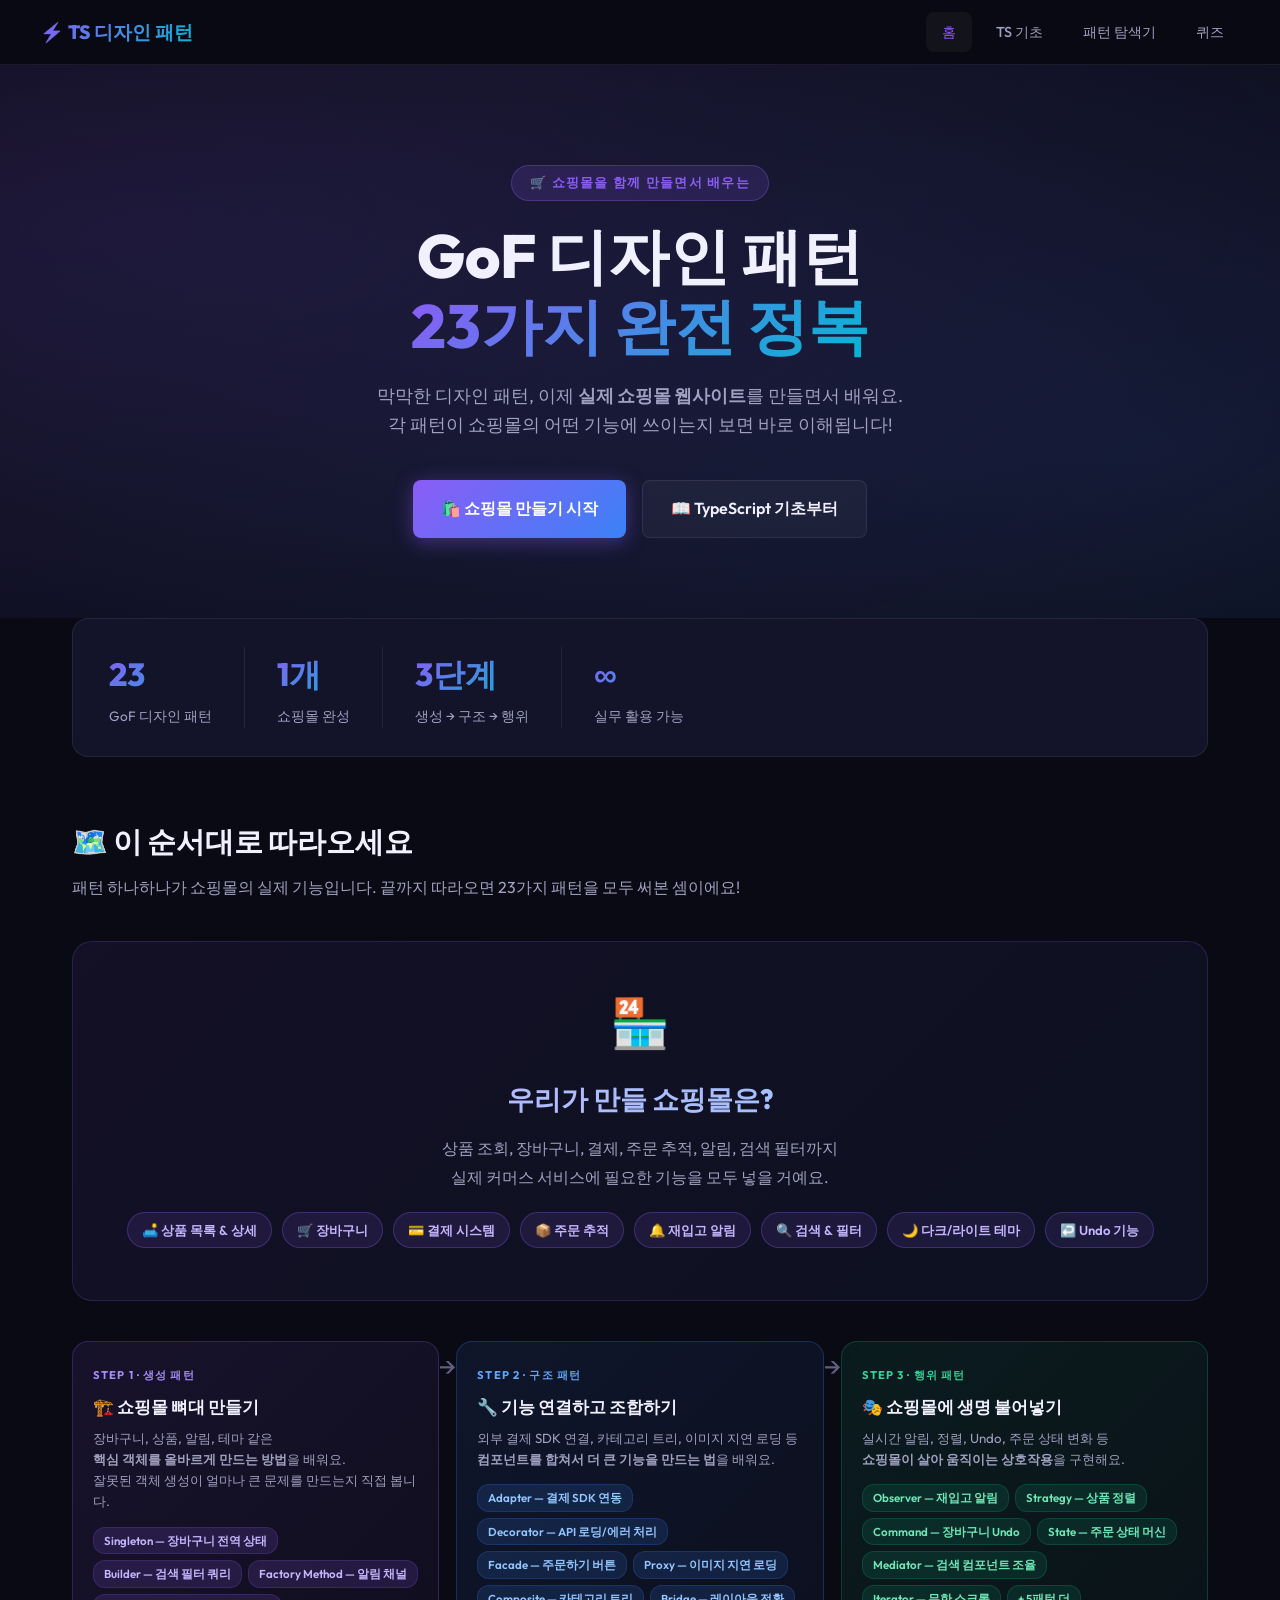
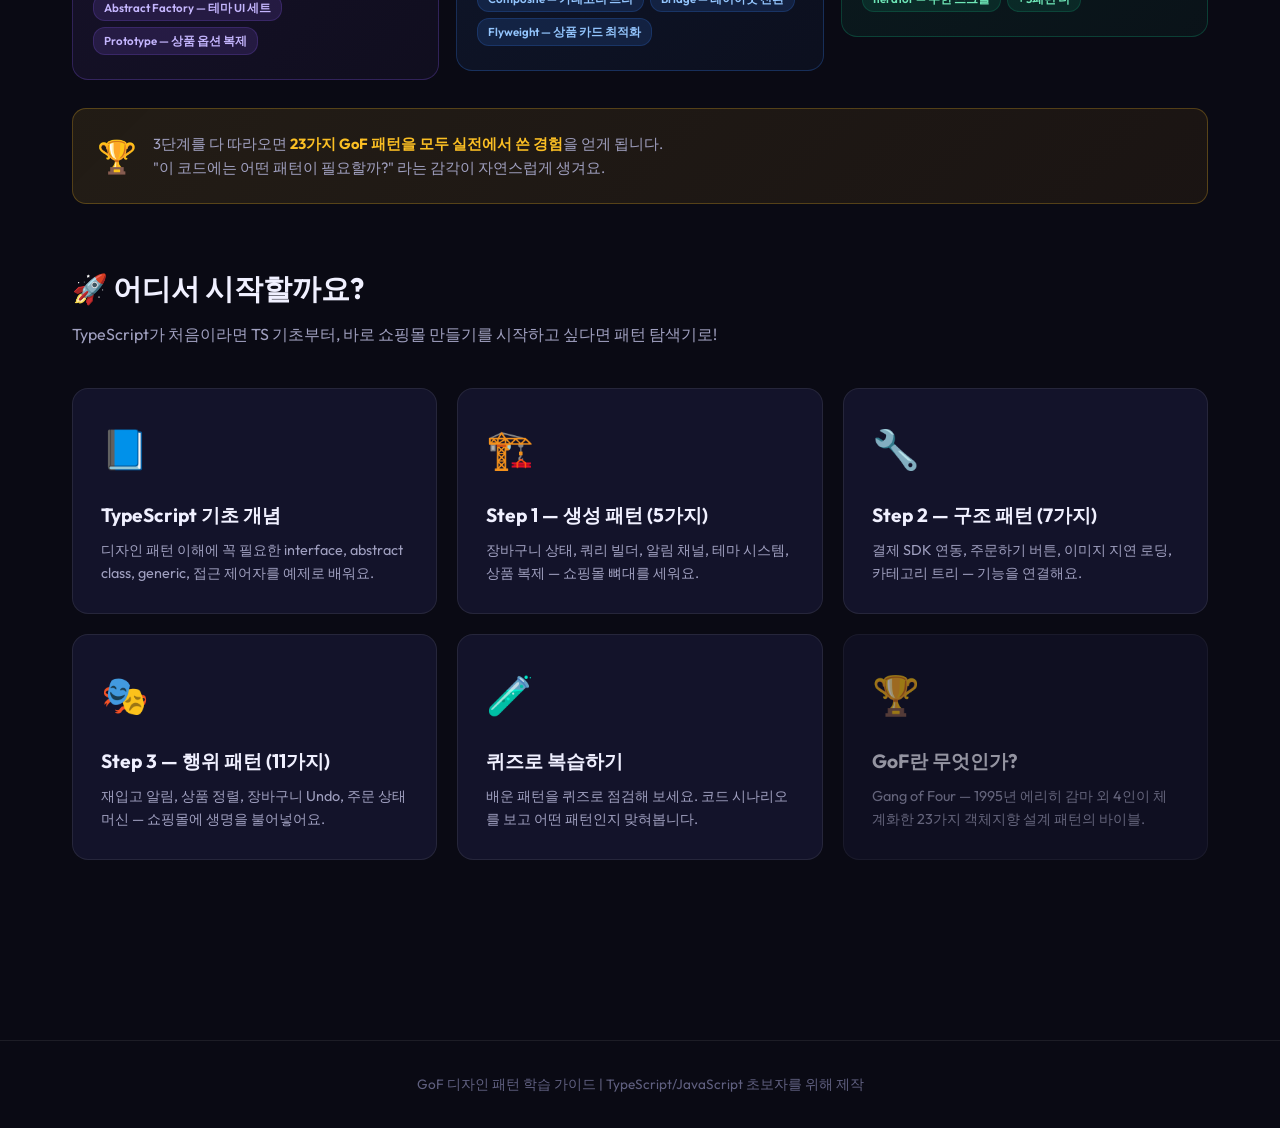
<file: index.html>
<!DOCTYPE html>
<html lang="ko">
<head>
  <meta charset="UTF-8">
  <meta name="viewport" content="width=device-width, initial-scale=1.0">
  <title>TS 디자인 패턴 — 쇼핑몰 만들면서 배우는 GoF 가이드</title>
  <meta name="description" content="함께 쇼핑몰을 만들면서 GoF 23가지 디자인 패턴을 배워요. TypeScript/JavaScript로 실제 웹사이트에 적용하는 방법을 익힙니다.">
  <link rel="stylesheet" href="style.css">
  <style>
    .journey-section {
      margin-bottom: 60px;
    }
    .journey-intro {
      text-align: center;
      padding: 40px 24px 32px;
      background: linear-gradient(135deg, rgba(139,92,246,0.08), rgba(59,130,246,0.06));
      border: 1px solid rgba(139,92,246,0.2);
      border-radius: 20px;
      margin-bottom: 40px;
    }
    .journey-intro .emoji-big { font-size: 3rem; display: block; margin-bottom: 12px; }
    .journey-intro h2 {
      font-size: 1.7rem; font-weight: 800;
      background: linear-gradient(135deg, #c4b5fd, #93c5fd);
      -webkit-background-clip: text; -webkit-text-fill-color: transparent;
      margin-bottom: 12px;
    }
    .journey-intro p {
      color: var(--text-secondary); font-size: 1rem; line-height: 1.8; max-width: 600px; margin: 0 auto 20px;
    }
    .journey-intro .mall-features {
      display: flex; flex-wrap: wrap; gap: 10px; justify-content: center; margin-bottom: 20px;
    }
    .mall-feature-tag {
      background: rgba(139,92,246,0.12); border: 1px solid rgba(139,92,246,0.3);
      color: #c4b5fd; border-radius: 20px; padding: 6px 14px; font-size: 0.82rem; font-weight: 600;
    }
    .journey-steps {
      display: grid; grid-template-columns: repeat(3, 1fr); gap: 16px;
    }
    @media (max-width: 700px) { .journey-steps { grid-template-columns: 1fr; } }
    .journey-step {
      border-radius: 16px; padding: 24px 20px; position: relative; overflow: hidden;
    }
    .journey-step.creational {
      background: linear-gradient(135deg, rgba(139,92,246,0.1), rgba(139,92,246,0.05));
      border: 1px solid rgba(139,92,246,0.25);
    }
    .journey-step.structural {
      background: linear-gradient(135deg, rgba(59,130,246,0.1), rgba(59,130,246,0.05));
      border: 1px solid rgba(59,130,246,0.25);
    }
    .journey-step.behavioral {
      background: linear-gradient(135deg, rgba(16,185,129,0.1), rgba(16,185,129,0.05));
      border: 1px solid rgba(16,185,129,0.25);
    }
    .step-num {
      font-size: 0.7rem; font-weight: 700; letter-spacing: 0.1em;
      text-transform: uppercase; margin-bottom: 8px;
    }
    .creational .step-num { color: #a78bfa; }
    .structural .step-num { color: #60a5fa; }
    .behavioral .step-num { color: #34d399; }
    .step-title {
      font-size: 1.05rem; font-weight: 700; margin-bottom: 6px; color: var(--text-primary);
    }
    .step-desc {
      font-size: 0.83rem; color: var(--text-secondary); line-height: 1.6; margin-bottom: 14px;
    }
    .step-patterns {
      display: flex; flex-wrap: wrap; gap: 6px;
    }
    .step-pattern-tag {
      font-size: 0.72rem; padding: 3px 10px; border-radius: 12px; font-weight: 600;
    }
    .creational .step-pattern-tag { background: rgba(139,92,246,0.15); color: #c4b5fd; border: 1px solid rgba(139,92,246,0.2); }
    .structural .step-pattern-tag { background: rgba(59,130,246,0.15); color: #93c5fd; border: 1px solid rgba(59,130,246,0.2); }
    .behavioral .step-pattern-tag { background: rgba(16,185,129,0.12); color: #6ee7b7; border: 1px solid rgba(16,185,129,0.2); }
    .step-arrow {
      text-align: center; font-size: 1.6rem; color: var(--text-muted); padding: 4px 0;
      display: flex; align-items: center; justify-content: center;
    }
    .journey-steps-wrap {
      display: grid;
      grid-template-columns: 1fr auto 1fr auto 1fr;
      gap: 0;
      align-items: start;
    }
    @media (max-width: 700px) {
      .journey-steps-wrap {
        grid-template-columns: 1fr;
      }
      .step-arrow { transform: rotate(90deg); padding: 8px 0; }
    }
    .result-banner {
      margin-top: 28px;
      padding: 20px 24px;
      background: linear-gradient(135deg, rgba(251,191,36,0.1), rgba(245,158,11,0.07));
      border: 1px solid rgba(251,191,36,0.25);
      border-radius: 14px;
      display: flex; align-items: center; gap: 16px;
    }
    .result-banner .rb-icon { font-size: 2rem; flex-shrink: 0; }
    .result-banner .rb-text { font-size: 0.92rem; color: var(--text-secondary); line-height: 1.6; }
    .result-banner .rb-text strong { color: #fbbf24; }
  </style>
</head>
<body>

<nav class="nav">
  <div class="nav-inner">
    <a href="index.html" class="nav-logo">⚡ TS 디자인 패턴</a>
    <a href="index.html" class="nav-link active">홈</a>
    <a href="ts-concepts.html" class="nav-link">TS 기초</a>
    <a href="patterns.html" class="nav-link">패턴 탐색기</a>
    <a href="playground.html" class="nav-link">퀴즈</a>
  </div>
</nav>

<section class="hero">
  <div class="hero-content">
    <div class="hero-badge">🛒 쇼핑몰을 함께 만들면서 배우는</div>
    <h1>GoF 디자인 패턴<br><span>23가지 완전 정복</span></h1>
    <p>막막한 디자인 패턴, 이제 <strong>실제 쇼핑몰 웹사이트</strong>를 만들면서 배워요.<br>
       각 패턴이 쇼핑몰의 어떤 기능에 쓰이는지 보면 바로 이해됩니다!</p>
    <div class="hero-cta">
      <a href="patterns.html" class="btn btn-primary">🛍️ 쇼핑몰 만들기 시작</a>
      <a href="ts-concepts.html" class="btn btn-secondary">📖 TypeScript 기초부터</a>
    </div>
  </div>
</section>

<main class="main">

  <!-- 통계 -->
  <div class="stats-bar">
    <div class="stat-item">
      <span class="stat-num">23</span>
      <span class="stat-label">GoF 디자인 패턴</span>
    </div>
    <div class="stat-divider"></div>
    <div class="stat-item">
      <span class="stat-num">1개</span>
      <span class="stat-label">쇼핑몰 완성</span>
    </div>
    <div class="stat-divider"></div>
    <div class="stat-item">
      <span class="stat-num">3단계</span>
      <span class="stat-label">생성 → 구조 → 행위</span>
    </div>
    <div class="stat-divider"></div>
    <div class="stat-item">
      <span class="stat-num">∞</span>
      <span class="stat-label">실무 활용 가능</span>
    </div>
  </div>

  <!-- 쇼핑몰 만들기 여정 -->
  <div class="journey-section">
    <div class="section-title">🗺️ 이 순서대로 따라오세요</div>
    <p class="section-sub">패턴 하나하나가 쇼핑몰의 실제 기능입니다. 끝까지 따라오면 23가지 패턴을 모두 써본 셈이에요!</p>

    <div class="journey-intro">
      <span class="emoji-big">🏪</span>
      <h2>우리가 만들 쇼핑몰은?</h2>
      <p>
        상품 조회, 장바구니, 결제, 주문 추적, 알림, 검색 필터까지<br>
        실제 커머스 서비스에 필요한 기능을 모두 넣을 거예요.
      </p>
      <div class="mall-features">
        <span class="mall-feature-tag">🛋️ 상품 목록 & 상세</span>
        <span class="mall-feature-tag">🛒 장바구니</span>
        <span class="mall-feature-tag">💳 결제 시스템</span>
        <span class="mall-feature-tag">📦 주문 추적</span>
        <span class="mall-feature-tag">🔔 재입고 알림</span>
        <span class="mall-feature-tag">🔍 검색 & 필터</span>
        <span class="mall-feature-tag">🌙 다크/라이트 테마</span>
        <span class="mall-feature-tag">↩️ Undo 기능</span>
      </div>
    </div>

    <div class="journey-steps-wrap">
      <!-- STEP 1 -->
      <div class="journey-step creational">
        <div class="step-num">Step 1 · 생성 패턴</div>
        <div class="step-title">🏗️ 쇼핑몰 뼈대 만들기</div>
        <div class="step-desc">
          장바구니, 상품, 알림, 테마 같은<br>
          <strong>핵심 객체를 올바르게 만드는 방법</strong>을 배워요.<br>
          잘못된 객체 생성이 얼마나 큰 문제를 만드는지 직접 봅니다.
        </div>
        <div class="step-patterns">
          <span class="step-pattern-tag">Singleton — 장바구니 전역 상태</span>
          <span class="step-pattern-tag">Builder — 검색 필터 쿼리</span>
          <span class="step-pattern-tag">Factory Method — 알림 채널</span>
          <span class="step-pattern-tag">Abstract Factory — 테마 UI 세트</span>
          <span class="step-pattern-tag">Prototype — 상품 옵션 복제</span>
        </div>
      </div>

      <div class="step-arrow">→</div>

      <!-- STEP 2 -->
      <div class="journey-step structural">
        <div class="step-num">Step 2 · 구조 패턴</div>
        <div class="step-title">🔧 기능 연결하고 조합하기</div>
        <div class="step-desc">
          외부 결제 SDK 연결, 카테고리 트리, 이미지 지연 로딩 등<br>
          <strong>컴포넌트를 합쳐서 더 큰 기능을 만드는 법</strong>을 배워요.
        </div>
        <div class="step-patterns">
          <span class="step-pattern-tag">Adapter — 결제 SDK 연동</span>
          <span class="step-pattern-tag">Decorator — API 로딩/에러 처리</span>
          <span class="step-pattern-tag">Facade — 주문하기 버튼</span>
          <span class="step-pattern-tag">Proxy — 이미지 지연 로딩</span>
          <span class="step-pattern-tag">Composite — 카테고리 트리</span>
          <span class="step-pattern-tag">Bridge — 레이아웃 전환</span>
          <span class="step-pattern-tag">Flyweight — 상품 카드 최적화</span>
        </div>
      </div>

      <div class="step-arrow">→</div>

      <!-- STEP 3 -->
      <div class="journey-step behavioral">
        <div class="step-num">Step 3 · 행위 패턴</div>
        <div class="step-title">🎭 쇼핑몰에 생명 불어넣기</div>
        <div class="step-desc">
          실시간 알림, 정렬, Undo, 주문 상태 변화 등<br>
          <strong>쇼핑몰이 살아 움직이는 상호작용</strong>을 구현해요.
        </div>
        <div class="step-patterns">
          <span class="step-pattern-tag">Observer — 재입고 알림</span>
          <span class="step-pattern-tag">Strategy — 상품 정렬</span>
          <span class="step-pattern-tag">Command — 장바구니 Undo</span>
          <span class="step-pattern-tag">State — 주문 상태 머신</span>
          <span class="step-pattern-tag">Mediator — 검색 컴포넌트 조율</span>
          <span class="step-pattern-tag">Iterator — 무한 스크롤</span>
          <span class="step-pattern-tag">+ 5패턴 더</span>
        </div>
      </div>
    </div>

    <div class="result-banner">
      <span class="rb-icon">🏆</span>
      <div class="rb-text">
        3단계를 다 따라오면 <strong>23가지 GoF 패턴을 모두 실전에서 쓴 경험</strong>을 얻게 됩니다.<br>
        "이 코드에는 어떤 패턴이 필요할까?" 라는 감각이 자연스럽게 생겨요.
      </div>
    </div>
  </div>

  <!-- 시작점 카드들 -->
  <div class="section-title">🚀 어디서 시작할까요?</div>
  <p class="section-sub">TypeScript가 처음이라면 TS 기초부터, 바로 쇼핑몰 만들기를 시작하고 싶다면 패턴 탐색기로!</p>

  <div class="cards-grid">
    <a href="ts-concepts.html" class="card">
      <span class="card-icon">📘</span>
      <div class="card-title">TypeScript 기초 개념</div>
      <div class="card-desc">디자인 패턴 이해에 꼭 필요한 interface, abstract class, generic, 접근 제어자를 예제로 배워요.</div>
    </a>

    <a href="patterns.html#creational" class="card">
      <span class="card-icon">🏗️</span>
      <div class="card-title">Step 1 — 생성 패턴 (5가지)</div>
      <div class="card-desc">장바구니 상태, 쿼리 빌더, 알림 채널, 테마 시스템, 상품 복제 — 쇼핑몰 뼈대를 세워요.</div>
    </a>

    <a href="patterns.html#structural" class="card">
      <span class="card-icon">🔧</span>
      <div class="card-title">Step 2 — 구조 패턴 (7가지)</div>
      <div class="card-desc">결제 SDK 연동, 주문하기 버튼, 이미지 지연 로딩, 카테고리 트리 — 기능을 연결해요.</div>
    </a>

    <a href="patterns.html#behavioral" class="card">
      <span class="card-icon">🎭</span>
      <div class="card-title">Step 3 — 행위 패턴 (11가지)</div>
      <div class="card-desc">재입고 알림, 상품 정렬, 장바구니 Undo, 주문 상태 머신 — 쇼핑몰에 생명을 불어넣어요.</div>
    </a>

    <a href="playground.html" class="card">
      <span class="card-icon">🧪</span>
      <div class="card-title">퀴즈로 복습하기</div>
      <div class="card-desc">배운 패턴을 퀴즈로 점검해 보세요. 코드 시나리오를 보고 어떤 패턴인지 맞혀봅니다.</div>
    </a>

    <div class="card" style="cursor:default; opacity:0.6;">
      <span class="card-icon">🏆</span>
      <div class="card-title">GoF란 무엇인가?</div>
      <div class="card-desc">Gang of Four — 1995년 에리히 감마 외 4인이 체계화한 23가지 객체지향 설계 패턴의 바이블.</div>
    </div>
  </div>

</main>

<footer class="footer">
  <p>GoF 디자인 패턴 학습 가이드 | TypeScript/JavaScript 초보자를 위해 제작</p>
</footer>

</body>
</html>
</file>
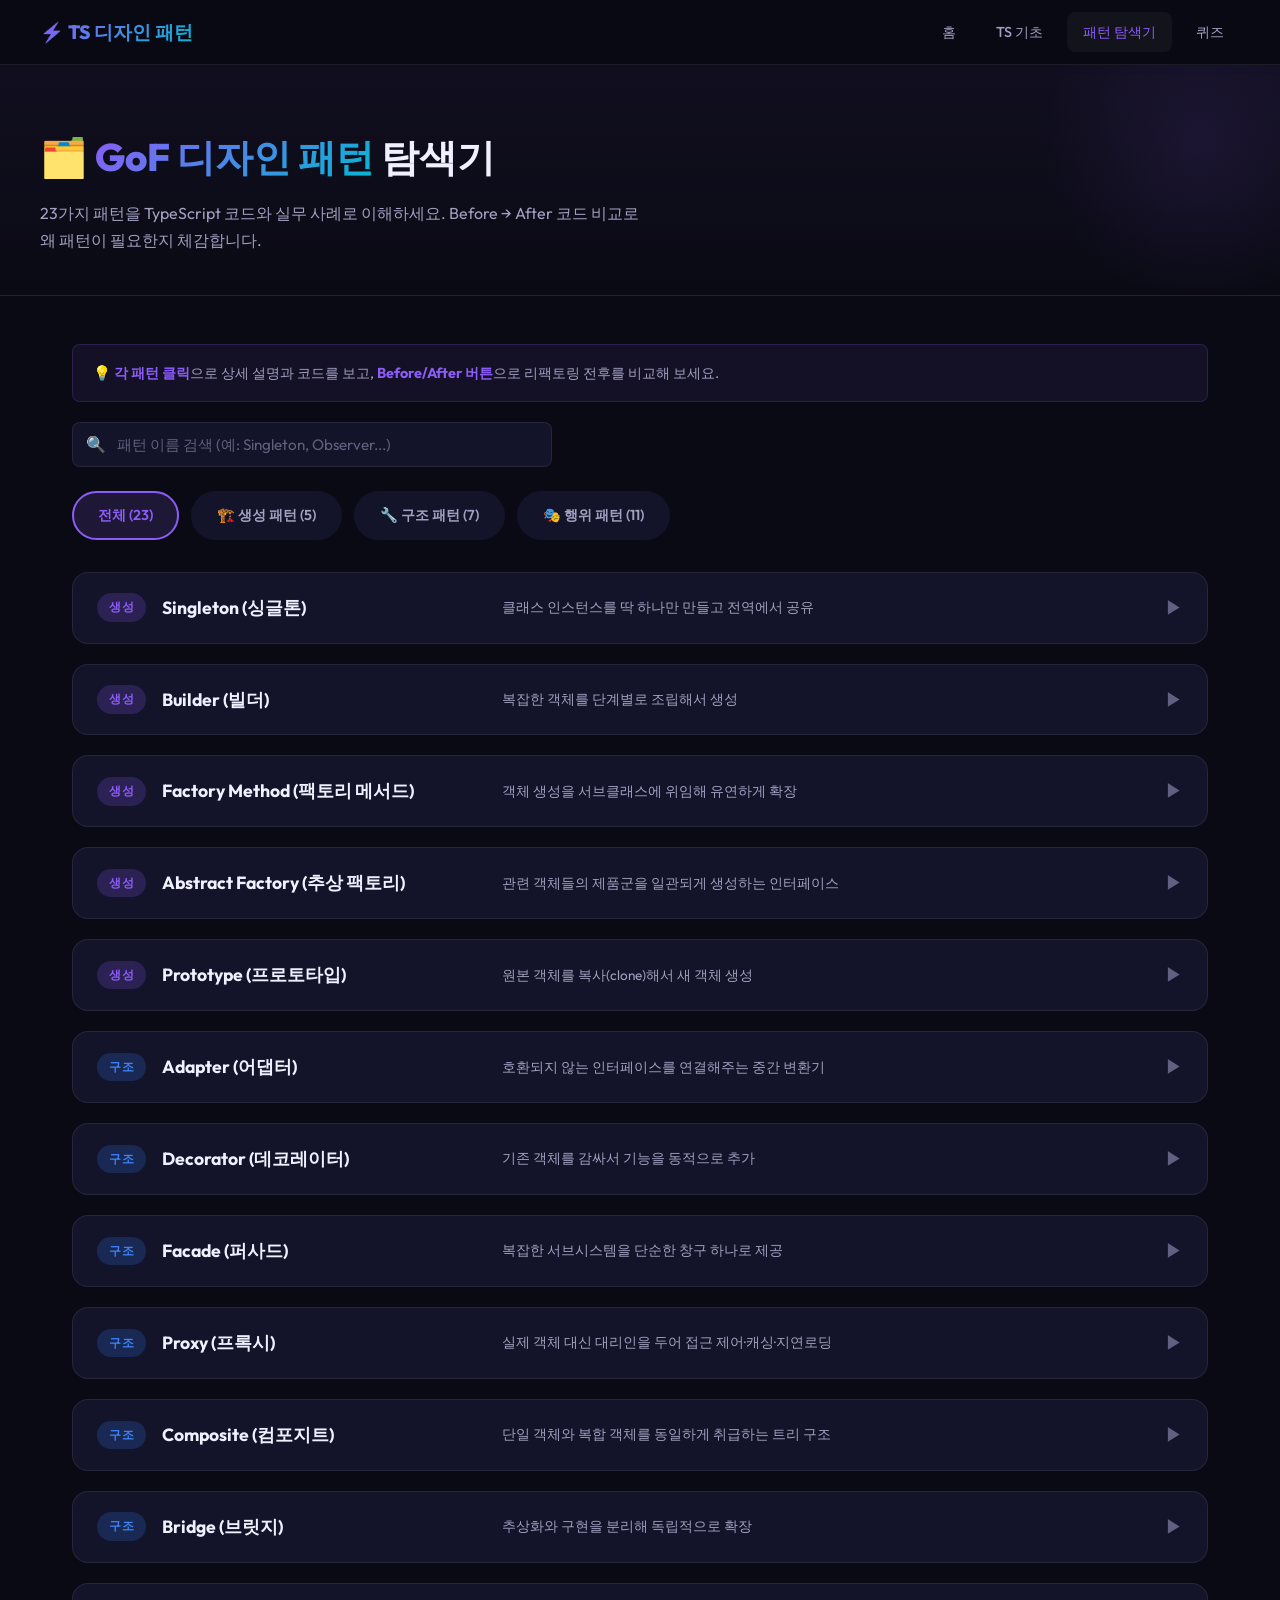
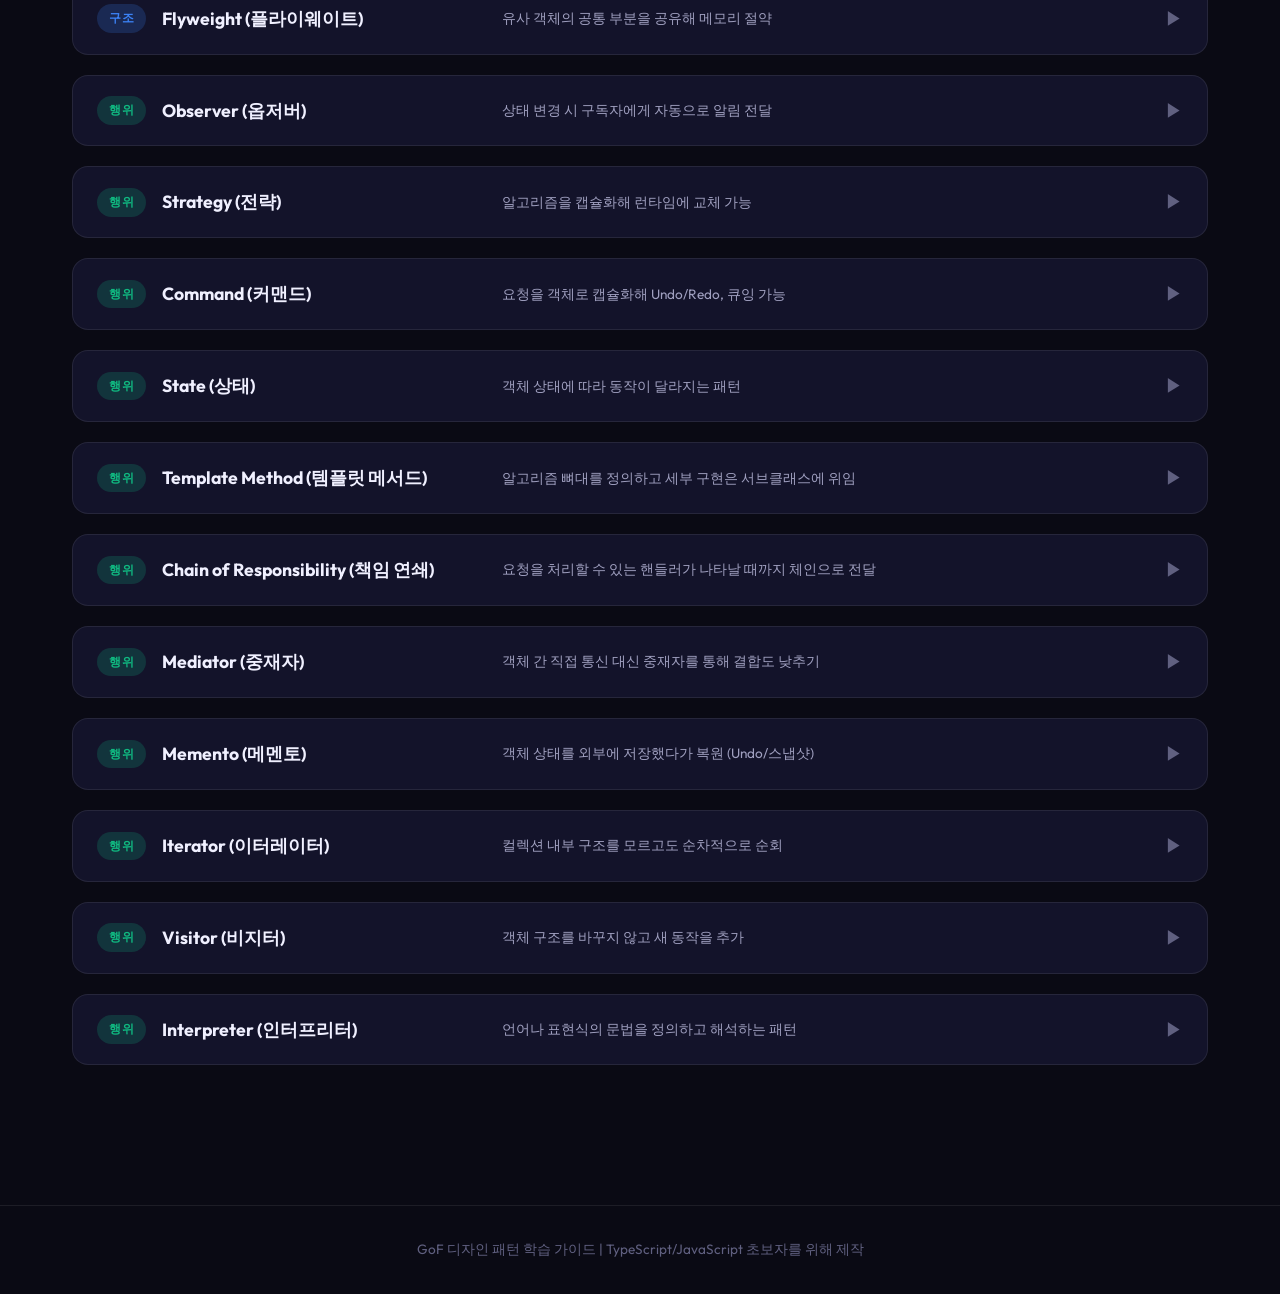
<file: patterns.html>
<!DOCTYPE html>
<html lang="ko">
<head>
  <meta charset="UTF-8">
  <meta name="viewport" content="width=device-width, initial-scale=1.0">
  <title>GoF 디자인 패턴 탐색기 — TS 디자인 패턴</title>
  <meta name="description" content="GoF 23가지 디자인 패턴을 TypeScript 예제와 Before/After 비교로 학습하세요.">
  <link rel="stylesheet" href="style.css">
  <style>
    .recipe-box {
      display: flex; align-items: center; gap: 10px; flex-wrap: wrap;
      padding: 16px 20px; border-radius: 12px; margin-bottom: 16px;
      background: linear-gradient(135deg, rgba(139,92,246,0.08), rgba(59,130,246,0.06));
      border: 1px solid rgba(139,92,246,0.2);
    }
    .recipe-part {
      display: flex; flex-direction: column; align-items: center; gap: 4px;
      background: rgba(255,255,255,0.05); border: 1px solid rgba(255,255,255,0.1);
      border-radius: 10px; padding: 10px 14px; font-size: 0.85rem; min-width: 86px;
      text-align: center;
    }
    .recipe-part .emoji { font-size: 1.6rem; }
    .recipe-part .label { color: var(--text-secondary); font-size: 0.75rem; line-height: 1.3; }
    .recipe-plus { font-size: 1.4rem; color: var(--text-muted); flex-shrink: 0; }
    .recipe-arrow { font-size: 1.6rem; color: var(--accent-purple); flex-shrink: 0; }
    .recipe-result {
      display: flex; flex-direction: column; align-items: center; gap: 4px;
      background: linear-gradient(135deg, rgba(139,92,246,0.25), rgba(59,130,246,0.2));
      border: 1px solid rgba(139,92,246,0.5); border-radius: 10px;
      padding: 10px 14px; min-width: 100px; text-align: center;
    }
    .recipe-result .emoji { font-size: 1.8rem; }
    .recipe-result .label { color: #c4b5fd; font-size: 0.75rem; font-weight: 600; }
    .trigger-box {
      display: flex; align-items: center; gap: 12px;
      padding: 14px 16px; border-radius: 10px; margin-bottom: 16px;
      background: rgba(245, 158, 11, 0.08); border: 1px solid rgba(245,158,11,0.25);
      color: #fbbf24; font-size: 0.9rem; line-height: 1.6;
    }
    .trigger-box .ti { font-size: 1.3rem; flex-shrink: 0; margin-top: 1px; }
    /* BAD/GOOD panels */
    .code-panel { border-radius: 12px; overflow: hidden; margin-bottom: 4px; }
    .code-panel-header {
      display: flex; align-items: center; gap: 10px;
      padding: 12px 18px; font-weight: 700; font-size: 0.95rem;
    }
    .code-panel-header .ph-icon { font-size: 1.4rem; }
    .code-panel-header .ph-sub { font-size: 0.78rem; font-weight: 400; margin-left: 4px; opacity: 0.85; }
    .panel-bad  .code-panel-header { background: rgba(239,68,68,0.18);  color: #fca5a5; border-bottom: 1px solid rgba(239,68,68,0.3); }
    .panel-bad  pre { background: rgba(239,68,68,0.04)!important; border-color: rgba(239,68,68,0.2)!important; border-top: none!important; border-radius: 0 0 10px 10px!important; }
    .panel-good .code-panel-header { background: rgba(16,185,129,0.15); color: #6ee7b7; border-bottom: 1px solid rgba(16,185,129,0.3); }
    .panel-good pre { background: rgba(16,185,129,0.03)!important; border-color: rgba(16,185,129,0.2)!important; border-top: none!important; border-radius: 0 0 10px 10px!important; }
    .panel-bad  { border: 2px solid rgba(239,68,68,0.35);  border-radius: 12px; }
    .panel-good { border: 2px solid rgba(16,185,129,0.35); border-radius: 12px; }
    /* 좌우 나란히 비교 */
    .code-diff-grid {
      display: grid; grid-template-columns: 1fr 1fr; gap: 12px;
      align-items: start;
    }
    .code-diff-grid .code-panel pre code { font-size: 0.75rem; }
    @media (max-width: 800px) {
      .code-diff-grid { grid-template-columns: 1fr; }
    }
    /* Web Example Box */
    .web-example-box {
      margin-bottom: 16px;
      border-radius: 12px;
      overflow: hidden;
      border: 1px solid rgba(251,191,36,0.25);
    }
    .web-example-header {
      background: rgba(251,191,36,0.1);
      border-bottom: 1px solid rgba(251,191,36,0.2);
      padding: 10px 16px;
      font-weight: 700;
      font-size: 0.9rem;
      color: #fbbf24;
      display: flex; align-items: center; gap: 8px;
    }
    .web-example-scenario {
      padding: 12px 16px;
      background: rgba(251,191,36,0.04);
      font-size: 0.85rem;
      color: var(--text-secondary);
      line-height: 1.65;
      border-bottom: 1px solid rgba(251,191,36,0.12);
    }
    .web-example-code pre {
      margin: 0;
      background: rgba(251,191,36,0.03) !important;
    }
    .web-example-code pre code { display: block; padding: 14px 16px; font-size: 0.78rem; }
  </style>
</head>
<body>

<nav class="nav">
  <div class="nav-inner">
    <a href="index.html" class="nav-logo">⚡ TS 디자인 패턴</a>
    <a href="index.html" class="nav-link">홈</a>
    <a href="ts-concepts.html" class="nav-link">TS 기초</a>
    <a href="patterns.html" class="nav-link active">패턴 탐색기</a>
    <a href="playground.html" class="nav-link">퀴즈</a>
  </div>
</nav>

<div class="page-hero">
  <div class="page-hero-inner">
    <h1>🗂️ <span>GoF 디자인 패턴</span> 탐색기</h1>
    <p>23가지 패턴을 TypeScript 코드와 실무 사례로 이해하세요. Before → After 코드 비교로 왜 패턴이 필요한지 체감합니다.</p>
  </div>
</div>

<main class="main">

  <div class="info-box">
    💡 <strong>각 패턴 클릭</strong>으로 상세 설명과 코드를 보고, <strong>Before/After 버튼</strong>으로 리팩토링 전후를 비교해 보세요.
  </div>

  <!-- 검색 + 탭 -->
  <div class="search-wrap">
    <span class="search-icon">🔍</span>
    <input class="search-input" id="searchInput" type="text" placeholder="패턴 이름 검색 (예: Singleton, Observer...)">
  </div>

  <div class="category-pills">
    <div class="pill active-creational" id="pill-all" data-cat="all" onclick="filterCat('all')">전체 (23)</div>
    <div class="pill" id="pill-creational" data-cat="creational" onclick="filterCat('creational')">🏗️ 생성 패턴 (5)</div>
    <div class="pill" id="pill-structural" data-cat="structural" onclick="filterCat('structural')">🔧 구조 패턴 (7)</div>
    <div class="pill" id="pill-behavioral" data-cat="behavioral" onclick="filterCat('behavioral')">🎭 행위 패턴 (11)</div>
  </div>

  <div id="patternsContainer"></div>

</main>

<footer class="footer">
  <p>GoF 디자인 패턴 학습 가이드 | TypeScript/JavaScript 초보자를 위해 제작</p>
</footer>

<script src="patterns-data.js"></script>
<script src="patterns-extras.js"></script>
<script>
const CATEGORY_LABEL = {
  creational: '생성',
  structural: '구조',
  behavioral: '행위'
}
const CATEGORY_COLOR = {
  creational: 'badge-creational',
  structural: 'badge-structural',
  behavioral: 'badge-behavioral'
}

function renderRecipe(id) {
  const extra = PATTERN_EXTRAS[id]
  if (!extra || !extra.recipe) return ''
  const r = extra.recipe
  const parts = r.parts.map((p, i) => {
    const [emoji, ...words] = p.split(' ')
    const label = words.join(' ')
    const plus = i < r.parts.length - 1 ? `<span class="recipe-plus">➕</span>` : ''
    return `<div class="recipe-part"><span class="emoji">${emoji}</span><span class="label">${label}</span></div>${plus}`
  }).join('')
  return `
    <div class="pattern-section-title" style="margin-bottom:10px;">🧪 패턴 조합식</div>
    <div class="recipe-box">
      ${parts}
      <span class="recipe-arrow">⇒</span>
      <div class="recipe-result">
        <span class="emoji">${r.result.split(' ')[0]}</span>
        <span class="label">${r.result.split(' ').slice(1).join(' ')}</span>
      </div>
      <span style="color:var(--text-secondary);font-size:0.82rem;align-self:center;margin-left:4px;">${r.resultDesc}</span>
    </div>`
}

function renderTrigger(id) {
  const extra = PATTERN_EXTRAS[id]
  if (!extra || !extra.trigger) return ''
  return `<div class="trigger-box"><span class="ti">💬</span><span>${extra.trigger}</span></div>`
}

function renderWebExample(id) {
  const extra = PATTERN_EXTRAS[id]
  if (!extra || !extra.webExample) return ''
  const we = extra.webExample
  return `
    <div class="pattern-section-title" style="margin-bottom:10px;">🛒 쇼핑몰에서 이렇게 씁니다</div>
    <div class="web-example-box">
      <div class="web-example-header">🏪 실제 적용 시나리오</div>
      <div class="web-example-scenario">${we.scenario}</div>
      <div class="web-example-code"><pre><code>${escapeHtml(we.code)}</code></pre></div>
    </div>`
}

function escapeHtml(str) {
  return str
    .replace(/&/g, '&amp;')
    .replace(/</g, '&lt;')
    .replace(/>/g, '&gt;')
    .replace(/"/g, '&quot;')
}

// highlight() removed — was causing "kw">class artifacts due to regex self-matching

function renderPatterns(filter = 'all', search = '') {
  const container = document.getElementById('patternsContainer')
  const filtered = PATTERNS.filter(p => {
    const catMatch = filter === 'all' || p.category === filter
    const searchMatch = !search || p.name.toLowerCase().includes(search.toLowerCase()) || p.summary.toLowerCase().includes(search.toLowerCase())
    return catMatch && searchMatch
  })

  if (!filtered.length) {
    container.innerHTML = `<div style="text-align:center;color:var(--text-muted);padding:60px 0;">검색 결과가 없습니다.</div>`
    return
  }

  container.innerHTML = filtered.map(p => `
    <div class="pattern-card" id="${p.id}">
      <div class="pattern-header" onclick="togglePattern('${p.id}')">
        <span class="pattern-badge ${CATEGORY_COLOR[p.category]}">${CATEGORY_LABEL[p.category]}</span>
        <div class="pattern-name">${p.name}</div>
        <div class="pattern-summary">${p.summary}</div>
        <span class="pattern-arrow" id="arrow-${p.id}">▶</span>
      </div>
      <div class="pattern-body" id="body-${p.id}">
        <div class="pattern-section">
          ${renderRecipe(p.id)}
          ${renderTrigger(p.id)}
          <div class="pattern-section-title" style="margin-bottom:8px;">🛠️ 실무 사용 예시</div>
          <div style="margin-bottom:12px;">${p.usecases.map(u => `<span class="usecase-tag">${u}</span>`).join('')}</div>
          <div class="pattern-section-title">💡 조금 더 설명하면?</div>
          <p style="color:var(--text-secondary);font-size:0.9rem;">${p.concept}</p>
          ${renderWebExample(p.id)}
        </div>
        <div class="pattern-section">
          <div class="pattern-section-title" style="margin-bottom:12px;">📝 코드 비교 <span style="font-size:0.75rem;color:var(--text-muted);font-weight:400;">(좌: 문제 코드 / 우: 패턴 적용)</span></div>
          <div class="code-diff-grid">
            <div class="code-panel panel-bad">
              <div class="code-panel-header">
                <span class="ph-icon">❌</span>
                <span>이렇게 짜면 문제가 생겨요</span>
                <button class="code-copy-btn" style="margin-left:auto;position:static;border-color:rgba(239,68,68,0.3);" onclick="copyCodeById('code-before-${p.id}')">복사</button>
              </div>
              ${PATTERN_EXTRAS[p.id]?.before_note ? `<div style="padding:10px 18px;background:rgba(239,68,68,0.06);font-size:0.8rem;color:#fca5a5;border-bottom:1px solid rgba(239,68,68,0.15);line-height:1.5;">${PATTERN_EXTRAS[p.id].before_note}</div>` : ''}
              <pre style="margin:0;"><code id="code-before-${p.id}" style="display:block;padding:16px 18px;">${escapeHtml(p.before.code)}</code></pre>
            </div>
            <div class="code-panel panel-good">
              <div class="code-panel-header">
                <span class="ph-icon">✅</span>
                <span>패턴을 적용하면 이렇게!</span>
                <button class="code-copy-btn" style="margin-left:auto;position:static;border-color:rgba(16,185,129,0.3);" onclick="copyCodeById('code-after-${p.id}')">복사</button>
              </div>
              ${PATTERN_EXTRAS[p.id]?.after_note ? `<div style="padding:10px 18px;background:rgba(16,185,129,0.06);font-size:0.8rem;color:#6ee7b7;border-bottom:1px solid rgba(16,185,129,0.15);line-height:1.5;">${PATTERN_EXTRAS[p.id].after_note}</div>` : ''}
              <pre style="margin:0;"><code id="code-after-${p.id}" style="display:block;padding:16px 18px;">${escapeHtml(p.after.code)}</code></pre>
            </div>
          </div>
          <div style="margin-top:14px;">
            <a href="playground.html" class="btn btn-secondary" style="font-size:0.85rem;padding:8px 18px;display:inline-flex;">🎯 퀴즈로 복습하기</a>
          </div>
        </div>
      </div>
    </div>
  `).join('')
}

function togglePattern(id) {
  const body  = document.getElementById('body-' + id)
  const arrow = document.getElementById('arrow-' + id)
  const isOpen = body.classList.contains('open')
  body.classList.toggle('open', !isOpen)
  arrow.classList.toggle('open', !isOpen)
}

function showCode() {} // removed — panels are now always side-by-side


function copyCodeById(codeId) {
  const el = document.getElementById(codeId)
  const text = el.textContent
  const btn = el.closest('.code-panel').querySelector('.code-copy-btn')
  navigator.clipboard.writeText(text).then(() => {
    btn.textContent = '✓ 복사됨'
    btn.classList.add('copied')
    setTimeout(() => { btn.textContent = '복사'; btn.classList.remove('copied') }, 1500)
  })
}

let currentFilter = 'all'
function filterCat(cat) {
  currentFilter = cat
  document.querySelectorAll('.pill').forEach(p => {
    p.className = 'pill'
    if (p.dataset.cat === cat) {
      p.classList.add('active-' + (cat === 'all' ? 'creational' : cat))
    }
  })
  renderPatterns(cat, document.getElementById('searchInput').value)
}

document.addEventListener('DOMContentLoaded', () => {
  renderPatterns()

  document.getElementById('searchInput').addEventListener('input', e => {
    renderPatterns(currentFilter, e.target.value)
  })

  // Handle anchor from home page
  const hash = location.hash.replace('#','')
  if (hash && ['creational','structural','behavioral'].includes(hash)) {
    filterCat(hash)
  }

  // Handle ?pattern= to open specific pattern
  const urlParams = new URLSearchParams(location.search)
  const patternId = urlParams.get('pattern')
  if (patternId) {
    setTimeout(() => {
      const el = document.getElementById(patternId)
      if (el) {
        el.scrollIntoView({ behavior: 'smooth', block: 'center' })
        togglePattern(patternId)
      }
    }, 100)
  }
})
</script>
</body>
</html>
</file>
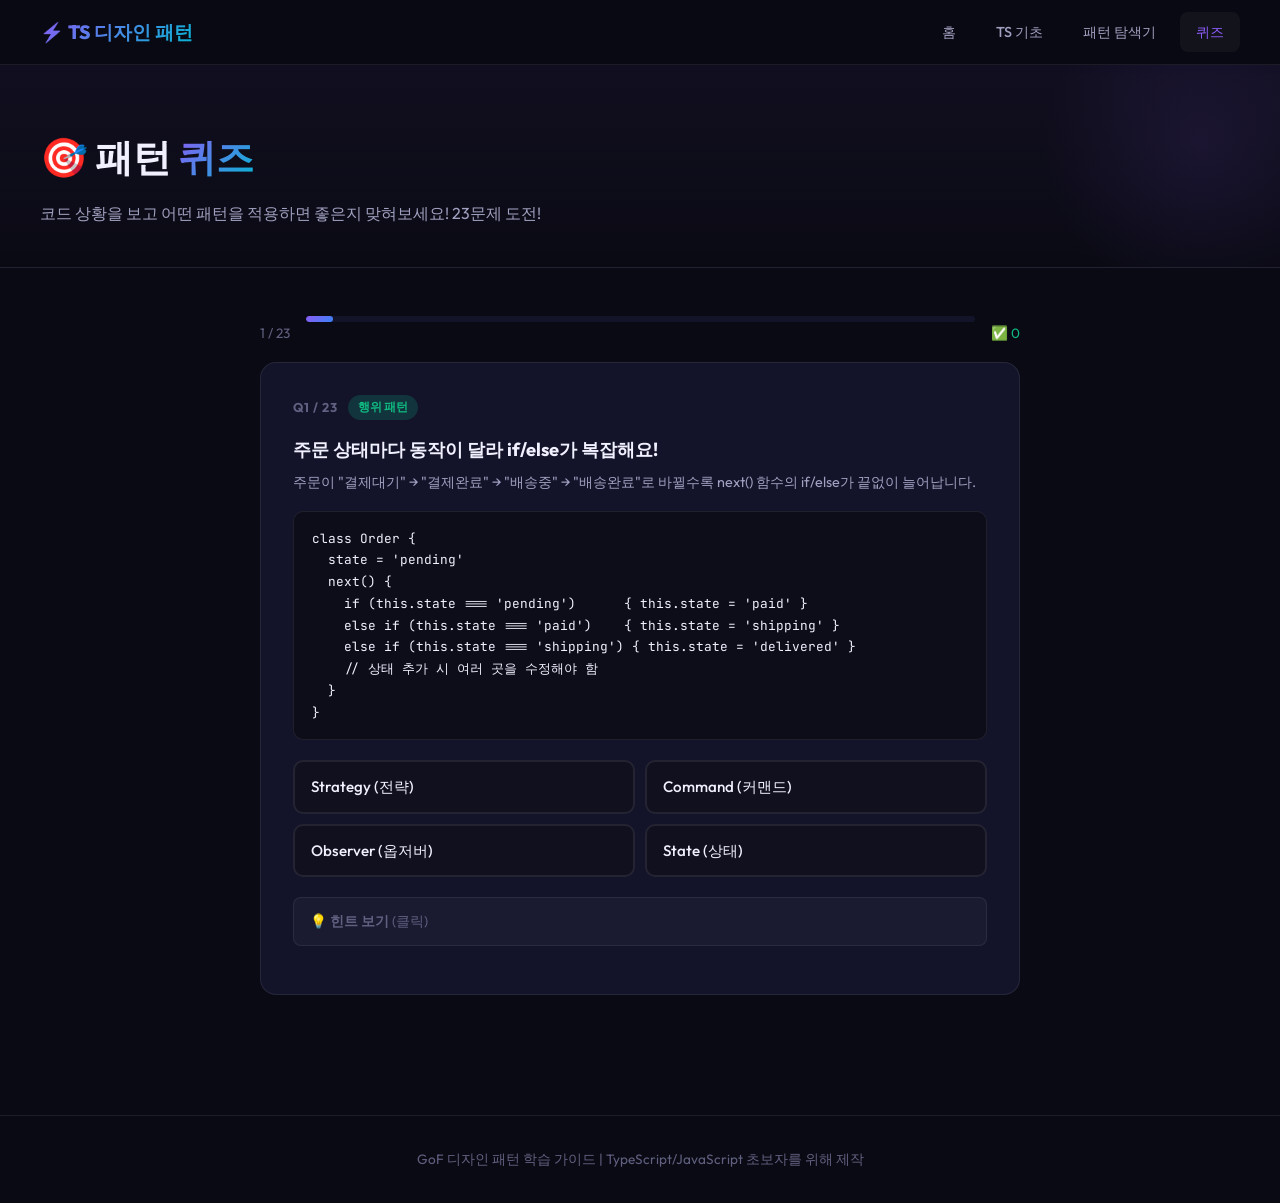
<file: playground.html>
<!DOCTYPE html>
<html lang="ko">
<head>
  <meta charset="UTF-8">
  <meta name="viewport" content="width=device-width, initial-scale=1.0">
  <title>패턴 퀴즈 — TS 디자인 패턴</title>
  <meta name="description" content="GoF 디자인 패턴 퀴즈! 코드 상황을 보고 어떤 패턴인지 맞혀보세요.">
  <link rel="stylesheet" href="style.css">
  <style>
    .quiz-wrap { max-width: 760px; margin: 0 auto; }
    .progress-bar-wrap {
      height: 6px; background: var(--bg-card); border-radius: 99px;
      margin-bottom: 28px; overflow: hidden;
    }
    .progress-bar-fill {
      height: 100%; border-radius: 99px;
      background: var(--gradient-main); transition: width 0.4s ease;
    }
    .quiz-card {
      background: var(--bg-card); border: 1px solid var(--border);
      border-radius: var(--radius); padding: 32px;
      animation: fadeIn 0.3s ease;
    }
    @keyframes fadeIn { from { opacity:0; transform: translateY(8px) } to { opacity:1; transform:none } }
    .quiz-meta {
      display: flex; align-items: center; gap: 10px; margin-bottom: 16px;
    }
    .quiz-num {
      font-size: 0.8rem; font-weight: 700; color: var(--text-muted); text-transform: uppercase; letter-spacing: 0.08em;
    }
    .quiz-cat {
      padding: 2px 10px; border-radius: 99px; font-size: 0.75rem; font-weight: 700;
    }
    .quiz-question {
      font-size: 1.15rem; font-weight: 700; margin-bottom: 8px; line-height: 1.5;
    }
    .quiz-context {
      font-size: 0.9rem; color: var(--text-secondary); margin-bottom: 16px; line-height: 1.6;
    }
    .quiz-code {
      background: #0d0d1a; border: 1px solid var(--border); border-radius: 10px;
      padding: 16px 18px; font-family: 'JetBrains Mono', monospace; font-size: 0.8rem;
      line-height: 1.7; margin-bottom: 20px; overflow-x: auto;
      white-space: pre;
    }
    .choices-grid {
      display: grid; grid-template-columns: 1fr 1fr; gap: 10px; margin-bottom: 20px;
    }
    .choice-btn {
      padding: 14px 16px; border-radius: 10px; border: 2px solid var(--border);
      background: var(--bg-secondary); color: var(--text-primary);
      font-family: 'Outfit', sans-serif; font-size: 0.95rem; font-weight: 500;
      cursor: pointer; text-align: left; transition: all 0.2s; line-height: 1.4;
    }
    .choice-btn:hover:not(:disabled) {
      border-color: var(--accent-purple); background: rgba(139,92,246,0.1);
    }
    .choice-btn.correct {
      border-color: var(--accent-green); background: rgba(16,185,129,0.15); color: #6ee7b7;
    }
    .choice-btn.wrong {
      border-color: #ef4444; background: rgba(239,68,68,0.1); color: #fca5a5;
    }
    .choice-btn.reveal-correct {
      border-color: var(--accent-green); background: rgba(16,185,129,0.08); opacity: 0.7;
    }
    .feedback-box {
      display: none; padding: 16px 20px; border-radius: 10px; margin-bottom: 16px;
      font-size: 0.92rem; line-height: 1.7;
    }
    .feedback-box.correct  { background: rgba(16,185,129,0.1); border: 1px solid rgba(16,185,129,0.3); }
    .feedback-box.wrong    { background: rgba(239,68,68,0.08); border: 1px solid rgba(239,68,68,0.25); }
    .feedback-title { font-size: 1.1rem; font-weight: 700; margin-bottom: 6px; }
    .hint-box {
      padding: 12px 16px; border-radius: 8px; font-size: 0.85rem;
      background: rgba(255,255,255,0.03); border: 1px solid var(--border);
      color: var(--text-muted); margin-bottom: 16px; cursor: pointer; user-select: none;
    }
    .hint-box:hover { border-color: rgba(139,92,246,0.3); color: var(--text-secondary); }
    .hint-content { display: none; margin-top: 8px; color: var(--accent-cyan); }
    .next-btn {
      display: none; width: 100%; padding: 14px; border-radius: 10px; border: none;
      background: var(--gradient-main); color: white; font-family: 'Outfit', sans-serif;
      font-size: 1rem; font-weight: 700; cursor: pointer; transition: all 0.2s;
    }
    .next-btn:hover { opacity: 0.9; transform: translateY(-1px); }
    /* Score screen */
    .score-screen {
      text-align: center; padding: 48px 32px;
      background: var(--bg-card); border: 1px solid var(--border);
      border-radius: var(--radius); display: none;
    }
    .score-emoji { font-size: 4rem; margin-bottom: 16px; }
    .score-num {
      font-size: 3rem; font-weight: 800;
      background: var(--gradient-text); -webkit-background-clip: text; -webkit-text-fill-color: transparent;
      background-clip: text; margin-bottom: 8px;
    }
    .score-desc { color: var(--text-secondary); margin-bottom: 28px; font-size: 1rem; }
    .review-list { text-align: left; margin-top: 28px; }
    .review-item {
      display: flex; align-items: center; gap: 12px; padding: 12px 16px;
      border-radius: 8px; margin-bottom: 8px; background: var(--bg-secondary);
      border: 1px solid var(--border); font-size: 0.9rem;
    }
    .review-item.ok  { border-left: 3px solid var(--accent-green); }
    .review-item.bad { border-left: 3px solid #ef4444; }
    .stats-row { display: flex; gap: 24px; justify-content: center; margin-bottom: 24px; flex-wrap: wrap; }
    .stat-pill {
      padding: 8px 20px; border-radius: 99px; font-size: 0.9rem; font-weight: 600;
    }
    .stat-pill.green { background: rgba(16,185,129,0.15); color: var(--accent-green); }
    .stat-pill.red   { background: rgba(239,68,68,0.12); color: #f87171; }
    @media(max-width:600px){ .choices-grid { grid-template-columns: 1fr; } }
  </style>
</head>
<body>

<nav class="nav">
  <div class="nav-inner">
    <a href="index.html" class="nav-logo">⚡ TS 디자인 패턴</a>
    <a href="index.html" class="nav-link">홈</a>
    <a href="ts-concepts.html" class="nav-link">TS 기초</a>
    <a href="patterns.html" class="nav-link">패턴 탐색기</a>
    <a href="playground.html" class="nav-link active">퀴즈</a>
  </div>
</nav>

<div class="page-hero">
  <div class="page-hero-inner">
    <h1>🎯 패턴 <span>퀴즈</span></h1>
    <p>코드 상황을 보고 어떤 패턴을 적용하면 좋은지 맞혀보세요! 23문제 도전!</p>
  </div>
</div>

<main class="main">
  <div class="quiz-wrap">

    <!-- 진행 바 -->
    <div style="display:flex;align-items:center;gap:16px;margin-bottom:12px;">
      <span id="progressText" style="font-size:0.85rem;color:var(--text-muted);white-space:nowrap;">1 / 23</span>
      <div class="progress-bar-wrap" style="flex:1;">
        <div class="progress-bar-fill" id="progressFill" style="width:4%"></div>
      </div>
      <span id="scoreText" style="font-size:0.85rem;color:var(--accent-green);white-space:nowrap;">✅ 0</span>
    </div>

    <!-- 퀴즈 카드 -->
    <div class="quiz-card" id="quizCard">
      <!-- JS로 렌더링 -->
    </div>

    <!-- 결과 화면 -->
    <div class="score-screen" id="scoreScreen">
      <div class="score-emoji" id="scoreEmoji">🎉</div>
      <div class="score-num" id="scoreFraction"></div>
      <div class="score-desc" id="scoreDesc"></div>
      <div class="stats-row" id="statsRow"></div>
      <button class="btn btn-primary" style="width:100%;padding:14px;font-size:1rem;" onclick="restartQuiz()">🔄 다시 도전!</button>
      <a href="patterns.html" class="btn btn-secondary" style="width:100%;padding:14px;font-size:1rem;margin-top:10px;justify-content:center;">📖 패턴 탐색기에서 복습하기</a>
      <div class="review-list" id="reviewList"></div>
    </div>

  </div>
</main>

<footer class="footer">
  <p>GoF 디자인 패턴 학습 가이드 | TypeScript/JavaScript 초보자를 위해 제작</p>
</footer>

<script>
const QUIZ = [
  // ─── 생성 패턴 ───
  {
    q: '쇼핑몰 설정값이 파일마다 달라져요!',
    context: '여러 파일에서 new ShopConfig()를 호출했더니 어디서는 apiEndpoint가 "localhost", 어디서는 "api.myshop.com"으로 달라집니다.',
    code: `const config1 = new ShopConfig()
const config2 = new ShopConfig()
config1.apiEndpoint = 'https://api.myshop.com'

console.log(config2.apiEndpoint) // 'http://localhost:8080' ← 달라요!`,
    answer: 'Singleton (싱글톤)',
    choices: ['Factory Method (팩토리 메서드)', 'Singleton (싱글톤)', 'Prototype (프로토타입)', 'Builder (빌더)'],
    feedback: '✅ <strong>싱글톤(Singleton)</strong>이 정답입니다!\n\nprivate static instance 하나만 만들면 어디서든 같은 ShopConfig 객체를 사용합니다. getInstance()로만 접근하게 하면 끝!',
    hint: 'static instance를 두고 private 생성자로 외부 new를 막습니다.',
    cat: '생성', catColor: 'badge-creational',
    patternId: 'singleton'
  },
  {
    q: '주문 생성자에 파라미터가 6개... 뭐가 뭔지 모르겠어요!',
    context: 'new Order(productId, quantity, address, couponCode, giftWrap, paymentMethod) — 호출 코드만 봐서는 각 인자가 뭔지 알 수 없어요.',
    code: `// 이걸 호출하는 쪽에서 뭐가 뭔지 알 수 없다!
const order = new Order(
  'PROD-001', 2, '서울시 강남구',
  undefined, true, 'card'
)`,
    answer: 'Builder (빌더)',
    choices: ['Prototype (프로토타입)', 'Abstract Factory (추상 팩토리)', 'Builder (빌더)', 'Factory Method (팩토리 메서드)'],
    feedback: '✅ <strong>빌더(Builder)</strong>가 정답입니다!\n\n.product().quantity().shipTo().useCoupon().giftWrap().payWith().place() 처럼 메서드 체이닝으로 단계별로 설정하면 읽기가 훨씬 쉬워집니다!',
    hint: '레고처럼 단계별로 조립 — 메서드 체이닝으로 명확한 이름과 함께 설정.',
    cat: '생성', catColor: 'badge-creational',
    patternId: 'builder'
  },
  {
    q: '배송사가 추가될 때마다 createShipping 함수를 직접 수정해야 해요!',
    context: 'CJ, 롯데 외에 한진택배가 추가되면 createShipping 함수의 if/else를 또 열어야 합니다. 개방-폐쇄 원칙을 지킬 수 없을까요?',
    code: `function createShipping(type: string) {
  if (type === 'cj') {
    return { ship: (addr: string) => console.log(\`CJ → \${addr}\`) }
  } else if (type === 'lotte') {
    return { ship: (addr: string) => console.log(\`롯데 → \${addr}\`) }
  }
  // 새 배송사 추가할 때마다 이 함수 수정!
}`,
    answer: 'Factory Method (팩토리 메서드)',
    choices: ['Abstract Factory (추상 팩토리)', 'Strategy (전략)', 'Factory Method (팩토리 메서드)', 'Builder (빌더)'],
    feedback: '✅ <strong>팩토리 메서드(Factory Method)</strong>가 정답입니다!\n\n각 배송사를 Shipping 인터페이스로 구현하고, ShippingFactory를 상속해 createShipping()만 오버라이드합니다. 새 배송사 추가 시 기존 코드를 건드리지 않아도 됩니다!',
    hint: '"어떤 클래스를 만들지"를 서브클래스에 위임 — 객체 생성을 캡슐화합니다.',
    cat: '생성', catColor: 'badge-creational',
    patternId: 'factory-method'
  },
  {
    q: 'PC와 모바일 UI가 뒤섞여요! 플랫폼별로 일관된 세트가 필요해요.',
    context: '모바일에서는 상품카드도 모바일, 네비게이션도 모바일이어야 하는데, 지금은 플랫폼 체크가 여기저기 흩어져 있어요.',
    code: `function render(platform: string) {
  if (platform === 'mobile') {
    renderMobileProductCard()
    renderMobileNavBar()
  } else {
    renderPCProductCard()
    renderPCNavBar()
  }
  // 새 플랫폼 추가 → 코드 곳곳을 수정!
}`,
    answer: 'Abstract Factory (추상 팩토리)',
    choices: ['Factory Method (팩토리 메서드)', 'Abstract Factory (추상 팩토리)', 'Bridge (브릿지)', 'Decorator (데코레이터)'],
    feedback: '✅ <strong>추상 팩토리(Abstract Factory)</strong>가 정답입니다!\n\nMobileUIFactory, PCUIFactory처럼 플랫폼별 팩토리를 만들면 createProductCard()와 createNavBar()가 항상 같은 플랫폼 세트를 반환합니다. 앱은 팩토리만 알면 됩니다!',
    hint: '연관된 객체 패밀리를 일관되게 생성 — "모바일이면 전부 모바일".',
    cat: '생성', catColor: 'badge-creational',
    patternId: 'abstract-factory'
  },
  {
    q: '기본 상품을 복사해서 프리미엄 상품을 만들고 싶어요.',
    context: '기본 티셔츠 객체를 복사해 프리미엄 버전을 만들려는데, 속성이 많아 수동 복사가 너무 번거롭습니다.',
    code: `const base = new Product('기본 티셔츠', 29000, '의류', ['면', '기본'])

// 속성을 하나씩 수동으로 복사...
const premium = new Product(
  base.name, base.price, base.category, [...base.tags]
)
premium.name = '프리미엄 티셔츠'
premium.price = 59000`,
    answer: 'Prototype (프로토타입)',
    choices: ['Builder (빌더)', 'Prototype (프로토타입)', 'Singleton (싱글톤)', 'Factory Method (팩토리 메서드)'],
    feedback: '✅ <strong>프로토타입(Prototype)</strong>이 정답입니다!\n\nclone() 메서드를 구현하면 base.clone() 한 줄로 복사 완료! 속성이 늘어나도 clone() 내부만 관리하면 됩니다.',
    hint: '복잡한 객체를 처음부터 만드는 대신 기존 객체를 복사합니다.',
    cat: '생성', catColor: 'badge-creational',
    patternId: 'prototype'
  },
  // ─── 구조 패턴 ───
  {
    q: '외부 PG사 SDK 메서드명이 달라 바로 쓸 수 없어요!',
    context: '우리 앱은 pg.pay(amount)를 쓰는데, TossPaymentsSDK는 requestPayment(price, currency) 형식입니다. SDK 코드는 수정 불가예요.',
    code: `// 우리가 원하는 인터페이스
interface PaymentGateway {
  pay(amount: number): void
  refund(orderId: string): void
}

// 외부 SDK (수정 불가!)
class TossPaymentsSDK {
  requestPayment(price: number, currency: string) { ... }
  cancelPayment(txId: string) { ... }
}
// 어떻게 연결할까요?`,
    answer: 'Adapter (어댑터)',
    choices: ['Facade (퍼사드)', 'Bridge (브릿지)', 'Decorator (데코레이터)', 'Adapter (어댑터)'],
    feedback: '✅ <strong>어댑터(Adapter)</strong>가 정답입니다!\n\nTossAdapter를 만들어 pay()를 requestPayment()로 변환합니다. 마치 110V↔220V 어댑터처럼, 기존 코드를 건드리지 않고 연결합니다!',
    hint: '다른 인터페이스를 우리가 원하는 인터페이스로 변환해주는 중간 변환기.',
    cat: '구조', catColor: 'badge-structural',
    patternId: 'adapter'
  },
  {
    q: '상품 옵션 조합마다 새 클래스를 만들어야 해서 클래스가 폭발해요!',
    context: '선물포장, 빠른배송 옵션을 조합할 때마다 ProductWithGiftWrap, ProductWithFastShipping, ProductWithBoth... 클래스가 끝없이 늘어납니다.',
    code: `class BasicProduct         { price() { return 29000 } }
class ProductWithGiftWrap  { price() { return 31000 } }
class ProductWithFastShip  { price() { return 32000 } }
class ProductWithBothOpts  { price() { return 34000 } }
// 옵션이 하나 더 생기면? 클래스 수 기하급수 증가!`,
    answer: 'Decorator (데코레이터)',
    choices: ['Composite (컴포지트)', 'Decorator (데코레이터)', 'Strategy (전략)', 'Bridge (브릿지)'],
    feedback: '✅ <strong>데코레이터(Decorator)</strong>가 정답입니다!\n\nGiftWrapDecorator, FastShippingDecorator를 만들어 자유롭게 감싸면 됩니다. new FastShippingDecorator(new GiftWrapDecorator(new BasicProduct())) — 마치 마트료시카처럼!',
    hint: '상속 없이 객체를 감싸서 기능을 동적으로 추가합니다.',
    cat: '구조', catColor: 'badge-structural',
    patternId: 'decorator'
  },
  {
    q: '상품 하나 주문하려면 5개 객체를 직접 다 조작해야 해요!',
    context: '주문 버튼을 누르면 재고확인, 쿠폰적용, 결제, 배송예약, 알림 발송을 모두 직접 호출해야 합니다.',
    code: `const inventory = new Inventory(); inventory.check('PROD-001')
const coupon = new CouponService(); coupon.apply('SAVE10')
const payment = new Payment(); payment.charge('card', 29000)
const shipping = new Shipping(); shipping.schedule('서울시 강남구')
const notification = new Notification(); notification.sendEmail('주문 완료!')`,
    answer: 'Facade (퍼사드)',
    choices: ['Facade (퍼사드)', 'Mediator (중재자)', 'Composite (컴포지트)', 'Proxy (프록시)'],
    feedback: '✅ <strong>퍼사드(Facade)</strong>가 정답입니다!\n\nOrderFacade를 만들어 placeOrder() 하나로 모든 것을 처리합니다. 사용자는 내부 복잡성을 몰라도 됩니다!',
    hint: '건물 정면처럼 — 내부 복잡성을 숨기고 단순한 인터페이스만 노출.',
    cat: '구조', catColor: 'badge-structural',
    patternId: 'facade'
  },
  {
    q: '같은 상품 정보를 매번 DB에서 조회해 성능이 느려요!',
    context: 'getProduct(id)를 100번 호출하면 100번 DB를 조회합니다. 같은 id라면 한 번만 조회하고 재사용하고 싶어요.',
    code: `class ProductService {
  getProduct(id: string) {
    console.log(\`DB 조회: \${id}\`)
    return db.find(id)
    // 같은 id라도 매번 DB 조회 😱
  }
}`,
    answer: 'Proxy (프록시)',
    choices: ['Decorator (데코레이터)', 'Flyweight (플라이웨이트)', 'Proxy (프록시)', 'Facade (퍼사드)'],
    feedback: '✅ <strong>프록시(Proxy)</strong>가 정답입니다!\n\nCachedProductService를 만들어 Map에 결과를 저장합니다. 같은 인터페이스를 구현하므로 기존 코드를 바꿀 필요 없이 교체할 수 있습니다.',
    hint: '실제 객체 앞에 대리인을 두어 캐싱·접근제어·로깅을 투명하게 추가.',
    cat: '구조', catColor: 'badge-structural',
    patternId: 'proxy'
  },
  {
    q: '카테고리와 상품을 처리할 때마다 instanceof 분기가 필요해요!',
    context: '카테고리 안에 상품이 있고 또 카테고리가 있는 트리 구조인데, 전체 합계를 구할 때마다 타입 체크를 해야 합니다.',
    code: `function getTotalPrice(item: any): number {
  if (item instanceof Product) {
    return item.price
  } else if (item instanceof Category) {
    return item.items.reduce(
      (sum: number, i: any) => sum + getTotalPrice(i), 0
    )
  }
  return 0
}`,
    answer: 'Composite (컴포지트)',
    choices: ['Iterator (이터레이터)', 'Visitor (비지터)', 'Composite (컴포지트)', 'Decorator (데코레이터)'],
    feedback: '✅ <strong>컴포지트(Composite)</strong>가 정답입니다!\n\nProduct와 Category가 공통 CatalogItem 인터페이스를 구현하면 getPrice()를 동일하게 호출할 수 있습니다. instanceof 분기가 사라집니다!',
    hint: '단일 객체와 복합 객체를 동일하게 취급 — 트리 구조에 딱!',
    cat: '구조', catColor: 'badge-structural',
    patternId: 'composite'
  },
  {
    q: '상품카드 × PC/모바일 조합마다 클래스를 따로 만들어야 해요!',
    context: 'ProductCardPC, ProductCardMobile, BannerPC, BannerMobile... 컴포넌트나 플랫폼이 하나 추가될 때마다 클래스가 기하급수로 늘어납니다.',
    code: `class ProductCardPC     { render() {} }
class ProductCardMobile { render() {} }
class BannerPC          { render() {} }
class BannerMobile      { render() {} }
// 컴포넌트 1개 추가 → 클래스 2개 추가
// 플랫폼 1개 추가  → 클래스 n개 추가!`,
    answer: 'Bridge (브릿지)',
    choices: ['Abstract Factory (추상 팩토리)', 'Decorator (데코레이터)', 'Adapter (어댑터)', 'Bridge (브릿지)'],
    feedback: '✅ <strong>브릿지(Bridge)</strong>가 정답입니다!\n\n컴포넌트(ProductCard, Banner)와 플랫폼(PCRenderer, MobileRenderer)을 분리합니다. 클래스 수 = 컴포넌트 수 + 플랫폼 수! 조합 폭발을 막을 수 있습니다.',
    hint: '"모양"과 "렌더러" 두 차원을 독립적으로 확장할 수 있게 분리합니다.',
    cat: '구조', catColor: 'badge-structural',
    patternId: 'bridge'
  },
  {
    q: '지도에 상품 마커 100만 개를 그리면 메모리가 부족해요!',
    context: '지도의 각 상품 마커가 카테고리 아이콘 이미지(수 MB)를 각자 저장합니다. 같은 카테고리라면 이미지를 공유할 수 없을까요?',
    code: `class ProductMarker {
  constructor(
    public x: number, public y: number,
    public image: string,    // 수 MB — 마커마다 중복 저장!
    public category: string
  ) {}
}
// 100만 개 마커 = image × 100만 → 메모리 초과!`,
    answer: 'Flyweight (플라이웨이트)',
    choices: ['Prototype (프로토타입)', 'Singleton (싱글톤)', 'Proxy (프록시)', 'Flyweight (플라이웨이트)'],
    feedback: '✅ <strong>플라이웨이트(Flyweight)</strong>가 정답입니다!\n\n공유 데이터(image, category)를 ProductIconType으로 분리하고, 팩토리를 통해 같은 타입은 인스턴스를 재사용합니다. 마커 100만 개여도 IconType은 카테고리 수만큼만!',
    hint: '유사 객체에서 공통 부분만 공유해 메모리를 대폭 줄입니다.',
    cat: '구조', catColor: 'badge-structural',
    patternId: 'flyweight'
  },
  // ─── 행위 패턴 ───
  {
    q: '재고가 바뀔 때마다 알려줘야 할 곳을 직접 호출하고 있어요!',
    context: '재고가 변경되면 장바구니, 위시리스트, 관리자 대시보드에 알려야 합니다. 구독자가 늘수록 setStock 함수가 거대해져요.',
    code: `setStock(n: number) {
  this.stock = n
  cartComponent.update(n)      // 직접 호출
  wishlistService.notify(n)    // 직접 호출
  adminDashboard.refresh(n)    // 직접 호출
  // 새 구독자 → 여기를 또 수정...
}`,
    answer: 'Observer (옵저버)',
    choices: ['Mediator (중재자)', 'Observer (옵저버)', 'Chain of Responsibility (책임 연쇄)', 'Command (커맨드)'],
    feedback: '✅ <strong>옵저버(Observer)</strong>가 정답입니다!\n\nsubscribe(), notify()로 구독자를 자동으로 통지합니다. 새 구독자 추가 시 setStock을 수정할 필요가 없습니다!',
    hint: '유튜브 구독처럼 — 이벤트 발생 시 등록된 구독자에게 자동 알림.',
    cat: '행위', catColor: 'badge-behavioral',
    patternId: 'observer'
  },
  {
    q: '결제 수단마다 if/else 블록이 점점 길어져요!',
    context: '카드, 카카오페이, 네이버페이가 추가될 때마다 checkout 함수에 else if를 붙이고 있습니다.',
    code: `function checkout(method: string, amount: number) {
  if (method === 'card') { /* 카드 처리 */ }
  else if (method === 'kakao') { /* 카카오 처리 */ }
  else if (method === 'naver') { /* 네이버 처리 */ }
  // 새 결제 추가할 때마다 이 파일 수정!
}`,
    answer: 'Strategy (전략)',
    choices: ['Observer (옵저버)', 'Command (커맨드)', 'Strategy (전략)', 'State (상태)'],
    feedback: '✅ <strong>전략(Strategy)</strong>이 정답입니다!\n\n각 결제 방법을 PaymentStrategy 인터페이스를 구현하는 클래스로 분리하면, 새 결제 추가 시 기존 코드를 건드리지 않아도 됩니다.',
    hint: '알고리즘(결제 방법)을 교체 가능한 객체로 캡슐화합니다.',
    cat: '행위', catColor: 'badge-behavioral',
    patternId: 'strategy'
  },
  {
    q: '장바구니에서 상품 추가를 Undo하고 싶어요!',
    context: '사용자가 상품을 장바구니에 담았다가 취소하고 싶은데, 직접 호출 방식으로는 Undo 이력을 남기기 어렵습니다.',
    code: `class ShoppingCart {
  private items: string[] = []

  addItem(product: string)    { this.items.push(product) }
  removeItem(product: string) { this.items = this.items.filter(i => i !== product) }
  // Undo 구현하려면? 상태를 매번 저장해야 해서 복잡해짐
}`,
    answer: 'Command (커맨드)',
    choices: ['Memento (메멘토)', 'Command (커맨드)', 'Iterator (이터레이터)', 'State (상태)'],
    feedback: '✅ <strong>커맨드(Command)</strong>가 정답입니다!\n\nAddItemCommand에 execute()와 undo()를 함께 담아 history 스택에 쌓습니다. undoLast()를 호출하면 마지막 동작이 취소됩니다!',
    hint: '"요청을 객체로" — execute()와 undo()를 하나의 객체로 캡슐화합니다.',
    cat: '행위', catColor: 'badge-behavioral',
    patternId: 'command'
  },
  {
    q: '주문 상태마다 동작이 달라 if/else가 복잡해요!',
    context: '주문이 "결제대기" → "결제완료" → "배송중" → "배송완료"로 바뀔수록 next() 함수의 if/else가 끝없이 늘어납니다.',
    code: `class Order {
  state = 'pending'
  next() {
    if (this.state === 'pending')      { this.state = 'paid' }
    else if (this.state === 'paid')    { this.state = 'shipping' }
    else if (this.state === 'shipping') { this.state = 'delivered' }
    // 상태 추가 시 여러 곳을 수정해야 함
  }
}`,
    answer: 'State (상태)',
    choices: ['Strategy (전략)', 'Command (커맨드)', 'Observer (옵저버)', 'State (상태)'],
    feedback: '✅ <strong>상태(State)</strong>가 정답입니다!\n\nPendingState, PaidState, ShippingState, DeliveredState 각각을 클래스로 만들고 상태 전환 시 객체를 교체합니다. if/else 없이 동작이 자동으로 바뀝니다!',
    hint: '상태 자체를 객체로 — 상태가 바뀌면 다른 클래스의 동작이 실행됩니다.',
    cat: '행위', catColor: 'badge-behavioral',
    patternId: 'state'
  },
  {
    q: '일반/특급 주문 이메일이 순서는 같은데 본문만 달라 코드가 중복돼요!',
    context: '헤더 → 본문 → 푸터 순서는 동일한데, 본문 내용만 다릅니다. 같은 코드를 두 클래스에 복붙하고 있어요.',
    code: `class NormalOrderEmail {
  send(orderId: string) {
    const header = '<h1>주문 확인</h1>'           // 동일
    const body   = \`<p>일반 배송 3~5일</p>\`     // 다름
    return header + body + '<footer>감사합니다</footer>' // 동일
  }
}
class ExpressOrderEmail {
  send(orderId: string) {
    const header = '<h1>주문 확인</h1>'           // 중복!
    const body   = \`<p>당일 특급배송 🚀</p>\`    // 다름
    return header + body + '<footer>감사합니다</footer>' // 중복!
  }
}`,
    answer: 'Template Method (템플릿 메서드)',
    choices: ['Strategy (전략)', 'Abstract Factory (추상 팩토리)', 'Template Method (템플릿 메서드)', 'Bridge (브릿지)'],
    feedback: '✅ <strong>템플릿 메서드(Template Method)</strong>가 정답입니다!\n\n부모 클래스에서 send()의 순서를 고정하고, buildBody() abstract 메서드만 서브클래스에서 다르게 구현합니다. 공통 코드는 한 곳에!',
    hint: '레시피(순서)는 고정, 재료(세부 구현)만 서브클래스에서 결정.',
    cat: '행위', catColor: 'badge-behavioral',
    patternId: 'template-method'
  },
  {
    q: '쿠폰 · 회원 · 세일 할인 처리가 중첩 if로 복잡해요!',
    context: '할인 종류가 늘어날수록 applyDiscount 함수의 if/else가 길어지고, 각 할인 로직이 한 곳에 뒤섞입니다.',
    code: `function applyDiscount(type: string, amount: number): number {
  if (type === 'coupon') {
    return amount * 0.9
  } else if (type === 'member') {
    return amount * 0.95
  } else if (type === 'sale') {
    return amount * 0.8
  }
  return amount
}`,
    answer: 'Chain of Responsibility (책임 연쇄)',
    choices: ['Strategy (전략)', 'Chain of Responsibility (책임 연쇄)', 'Decorator (데코레이터)', 'Command (커맨드)'],
    feedback: '✅ <strong>책임 연쇄(Chain of Responsibility)</strong>가 정답입니다!\n\nCouponHandler → MemberHandler → SaleHandler를 체인으로 연결합니다. 각 핸들러는 자기 할인만 처리하고 나머지는 다음으로 넘깁니다. 새 할인 추가 = 새 핸들러 클래스!',
    hint: 'Express 미들웨어처럼 요청이 핸들러를 차례로 통과합니다.',
    cat: '행위', catColor: 'badge-behavioral',
    patternId: 'chain-of-resp'
  },
  {
    q: '검색창이 바뀌면 정렬 버튼을 직접 참조해서 업데이트해요. 결합도가 너무 높아요!',
    context: 'SearchInput이 SortDropdown을 직접 참조하고, SortDropdown이 ResultPanel을 직접 참조합니다. 컴포넌트끼리 강하게 엮여 있어요.',
    code: `class SearchInput {
  sortDropdown: SortDropdown  // 직접 참조!
  onChange(keyword: string) {
    this.sortDropdown.enable(keyword.length > 0)
  }
}
class SortDropdown {
  resultPanel: ResultPanel    // 직접 참조!
  enable(v: boolean) {
    this.resultPanel.show(v ? '목록' : '키워드를 입력해주세요')
  }
}`,
    answer: 'Mediator (중재자)',
    choices: ['Observer (옵저버)', 'Facade (퍼사드)', 'Mediator (중재자)', 'Chain of Responsibility (책임 연쇄)'],
    feedback: '✅ <strong>중재자(Mediator)</strong>가 정답입니다!\n\nSearchMediator를 두면 컴포넌트끼리 직접 참조하지 않아도 됩니다. 모든 상호작용을 중재자가 관리하므로 컴포넌트를 독립적으로 교체할 수 있습니다!',
    hint: '공항 관제탑처럼 — 객체들이 서로 직접 통신하지 않고 중재자를 통해 통신.',
    cat: '행위', catColor: 'badge-behavioral',
    patternId: 'mediator'
  },
  {
    q: '장바구니 이전 상태로 되돌리고 싶은데, 히스토리가 외부에 노출돼요!',
    context: '장바구니 history를 public 배열로 관리하다 보니 외부에서 직접 조작할 수 있어 캡슐화가 깨집니다.',
    code: `class Cart {
  items: string[] = []
  history: string[][] = []  // 외부에 구현 노출!

  save() { this.history.push([...this.items]) }
  undo() {
    if (this.history.length) {
      this.items = this.history.pop()!
    }
  }
}`,
    answer: 'Memento (메멘토)',
    choices: ['Command (커맨드)', 'Memento (메멘토)', 'Prototype (프로토타입)', 'State (상태)'],
    feedback: '✅ <strong>메멘토(Memento)</strong>가 정답입니다!\n\nCartMemento 클래스로 스냅샷을 저장하고, CartHistory가 스택을 관리합니다. Cart는 내부 구현을 노출하지 않고도 save/restore가 가능합니다!',
    hint: '게임 세이브 파일처럼 — 내부 구현을 노출하지 않고 상태를 저장·복원.',
    cat: '행위', catColor: 'badge-behavioral',
    patternId: 'memento'
  },
  {
    q: '상품 목록 내부 배열을 외부에 직접 노출하고 있어요!',
    context: 'getData()로 내부 배열을 반환하다 보니 외부에서 직접 조작이 가능하고, 자료구조를 바꾸면 사용하는 코드도 다 바꿔야 합니다.',
    code: `class ProductList {
  private products: string[] = []
  add(product: string) { this.products.push(product) }
  getData() { return this.products }  // 내부 배열 노출!
}

// 내부 구조에 의존 — 자료구조가 바뀌면 이 코드도 수정
list.getData().forEach(p => console.log(p))`,
    answer: 'Iterator (이터레이터)',
    choices: ['Composite (컴포지트)', 'Visitor (비지터)', 'Proxy (프록시)', 'Iterator (이터레이터)'],
    feedback: '✅ <strong>이터레이터(Iterator)</strong>가 정답입니다!\n\nSymbol.iterator를 구현하면 내부 배열을 노출하지 않고도 for...of, spread로 순회할 수 있습니다. 자료구조가 바뀌어도 사용하는 코드는 그대로!',
    hint: 'JS의 for...of가 동작하는 원리 — Symbol.iterator를 구현합니다.',
    cat: '행위', catColor: 'badge-behavioral',
    patternId: 'iterator'
  },
  {
    q: '실물/디지털 상품에 새 기능을 추가할 때마다 두 클래스를 모두 수정해요!',
    context: '배송비 계산, 영수증 출력 기능을 추가할 때마다 PhysicalProduct와 DigitalProduct 클래스를 모두 열어야 합니다.',
    code: `class PhysicalProduct {
  getPrice() { return 29000 }
  // "배송비 계산" 추가 → 이 클래스 수정!
  // "영수증 출력" 추가 → 이 클래스 또 수정!
}
class DigitalProduct {
  getPrice() { return 9900 }
  // 기능이 늘수록 두 클래스 모두 계속 수정...
}`,
    answer: 'Visitor (비지터)',
    choices: ['Decorator (데코레이터)', 'Strategy (전략)', 'Visitor (비지터)', 'Template Method (템플릿 메서드)'],
    feedback: '✅ <strong>비지터(Visitor)</strong>가 정답입니다!\n\nPriceCalculator, ReceiptExporter를 별도 Visitor 클래스로 만듭니다. 새 기능 추가 = 새 Visitor 클래스 추가. 기존 Product 클래스는 수정하지 않아도 됩니다!',
    hint: '세금 계산원이 집을 방문하듯 — 기존 클래스를 수정하지 않고 새 동작을 추가.',
    cat: '행위', catColor: 'badge-behavioral',
    patternId: 'visitor'
  },
  {
    q: '쿠폰 할인 규칙이 복잡해져서 함수를 계속 수정해야 해요!',
    context: '"10% 할인 후 3,000원 추가 할인"처럼 할인 규칙이 조합될수록 applyDiscount 함수가 계속 커집니다.',
    code: `// 규칙이 바뀔 때마다 이 함수를 직접 수정!
function applyDiscount(code: string, amount: number): number {
  const parts = code.split('+')
  return parts.reduce((total, p) => {
    if (p.trim() === 'RATE10') return total * 0.9
    return total
  }, amount)
  // 새 할인 규칙 추가 → 이 함수 크게 수정
}`,
    answer: 'Interpreter (인터프리터)',
    choices: ['Chain of Responsibility (책임 연쇄)', 'Strategy (전략)', 'Interpreter (인터프리터)', 'Composite (컴포지트)'],
    feedback: '✅ <strong>인터프리터(Interpreter)</strong>가 정답입니다!\n\nRateDiscount, FixedDiscount, CombinedDiscount를 각각 클래스로 만들어 재귀적으로 조합합니다. 새 할인 규칙 추가 = 새 클래스만 추가!',
    hint: '문법 규칙을 클래스로 표현 — 재귀적인 언어 구조를 해석합니다.',
    cat: '행위', catColor: 'badge-behavioral',
    patternId: 'interpreter'
  }
]

let current = 0
let score = 0
let answered = new Array(QUIZ.length).fill(null) // null | 'correct' | 'wrong'

function renderQuiz() {
  const q = QUIZ[current]
  const card = document.getElementById('quizCard')
  card.style.display = 'block'

  const shuffled = [...q.choices].sort(() => Math.random() - 0.5)

  card.innerHTML = `
    <div class="quiz-meta">
      <span class="quiz-num">Q${current + 1} / ${QUIZ.length}</span>
      <span class="quiz-cat ${q.catColor}">${q.cat} 패턴</span>
    </div>
    <div class="quiz-question">${q.q}</div>
    <div class="quiz-context">${q.context}</div>
    <div class="quiz-code">${escHtml(q.code)}</div>

    <div class="choices-grid" id="choicesGrid">
      ${shuffled.map(c => `
        <button class="choice-btn" onclick='selectAnswer(this, ${JSON.stringify(c)})'>
          ${c}
        </button>
      `).join('')}
    </div>

    <div class="hint-box" onclick="toggleHint(this)">
      💡 <strong>힌트 보기</strong> (클릭)
      <div class="hint-content">${q.hint}</div>
    </div>

    <div class="feedback-box" id="feedbackBox"></div>

    <button class="next-btn" id="nextBtn" onclick="nextQuestion()">
      ${current < QUIZ.length - 1 ? '다음 문제 →' : '결과 보기 🎯'}
    </button>
  `

  updateProgress()
}

function selectAnswer(btn, choice) {
  if (document.querySelector('.choice-btn.correct, .choice-btn.wrong')) return
  const q = QUIZ[current]
  const isCorrect = choice === q.answer
  const allBtns = document.querySelectorAll('.choice-btn')

  allBtns.forEach(b => {
    b.disabled = true
    if (b.textContent.trim() === q.answer) b.classList.add(isCorrect ? 'correct' : 'reveal-correct')
  })
  btn.classList.add(isCorrect ? 'correct' : 'wrong')

  const fb = document.getElementById('feedbackBox')
  fb.className = `feedback-box ${isCorrect ? 'correct' : 'wrong'}`
  fb.style.display = 'block'

  if (isCorrect) {
    score++
    answered[current] = 'correct'
    fb.innerHTML = `<div class="feedback-title">🎉 정답!</div>${q.feedback.replace(/\n/g,'<br>')}<br><br>💜 <a href="patterns.html?pattern=${q.patternId}" style="color:var(--accent-purple);">${q.answer} 자세히 보기 →</a>`
  } else {
    answered[current] = 'wrong'
    fb.innerHTML = `<div class="feedback-title">❌ 아쉽지만 틀렸어요.</div><strong>정답: ${q.answer}</strong><br><br>${q.feedback.replace(/\n/g,'<br>')}<br><br>💜 <a href="patterns.html?pattern=${q.patternId}" style="color:var(--accent-purple);">${q.answer} 자세히 보기 →</a>`
  }

  document.getElementById('nextBtn').style.display = 'block'
  document.getElementById('scoreText').textContent = `✅ ${score}`
}

function nextQuestion() {
  current++
  if (current >= QUIZ.length) {
    showScore()
  } else {
    renderQuiz()
  }
}

function updateProgress() {
  const pct = ((current + 1) / QUIZ.length * 100).toFixed(0)
  document.getElementById('progressFill').style.width = pct + '%'
  document.getElementById('progressText').textContent = `${current + 1} / ${QUIZ.length}`
  document.getElementById('scoreText').textContent = `✅ ${score}`
}

function toggleHint(el) {
  const c = el.querySelector('.hint-content')
  c.style.display = c.style.display === 'block' ? 'none' : 'block'
}

function showScore() {
  document.getElementById('quizCard').style.display = 'none'
  document.getElementById('progressFill').style.width = '100%'
  document.getElementById('progressText').textContent = `${QUIZ.length} / ${QUIZ.length}`

  const screen = document.getElementById('scoreScreen')
  screen.style.display = 'block'

  const pct = score / QUIZ.length
  let emoji, desc
  if (pct === 1)       { emoji = '🏆'; desc = '완벽해요! 디자인 패턴 마스터!' }
  else if (pct >= 0.8) { emoji = '🎉'; desc = '훌륭합니다! 거의 다 맞췄어요!' }
  else if (pct >= 0.5) { emoji = '💪'; desc = '절반 이상 맞췄어요. 한 번 더 도전해봐요!' }
  else                  { emoji = '📖'; desc = '패턴 탐색기에서 복습 후 다시 도전!' }

  document.getElementById('scoreEmoji').textContent = emoji
  document.getElementById('scoreFraction').textContent = `${score} / ${QUIZ.length}`
  document.getElementById('scoreDesc').textContent = desc

  const wrong = QUIZ.length - score
  document.getElementById('statsRow').innerHTML = `
    <span class="stat-pill green">✅ 정답 ${score}개</span>
    <span class="stat-pill red">❌ 오답 ${wrong}개</span>
  `

  const reviewHtml = QUIZ.map((q, i) => {
    const ok = answered[i] === 'correct'
    return `
      <div class="review-item ${ok ? 'ok' : 'bad'}">
        <span style="font-size:1.2rem;">${ok ? '✅' : '❌'}</span>
        <div>
          <div style="font-weight:600;font-size:0.88rem;">${q.q}</div>
          <div style="color:var(--text-muted);font-size:0.8rem;">정답: ${q.answer}</div>
        </div>
        <a href="patterns.html?pattern=${q.patternId}" style="margin-left:auto;color:var(--accent-purple);font-size:0.78rem;white-space:nowrap;">복습 →</a>
      </div>`
  }).join('')

  document.getElementById('reviewList').innerHTML = `
    <div style="font-size:0.9rem;font-weight:700;margin-bottom:12px;color:var(--text-secondary);">📋 문제별 결과</div>
    ${reviewHtml}
  `
}

function restartQuiz() {
  current = 0; score = 0
  answered = new Array(QUIZ.length).fill(null)
  document.getElementById('scoreScreen').style.display = 'none'
  document.getElementById('quizCard').style.display = 'block'
  // Shuffle questions
  QUIZ.sort(() => Math.random() - 0.5)
  renderQuiz()
}

function escHtml(s) {
  return s.replace(/&/g,'&amp;').replace(/</g,'&lt;').replace(/>/g,'&gt;')
}

document.addEventListener('DOMContentLoaded', () => {
  QUIZ.sort(() => Math.random() - 0.5)
  renderQuiz()
})
</script>
</body>
</html>
</file>
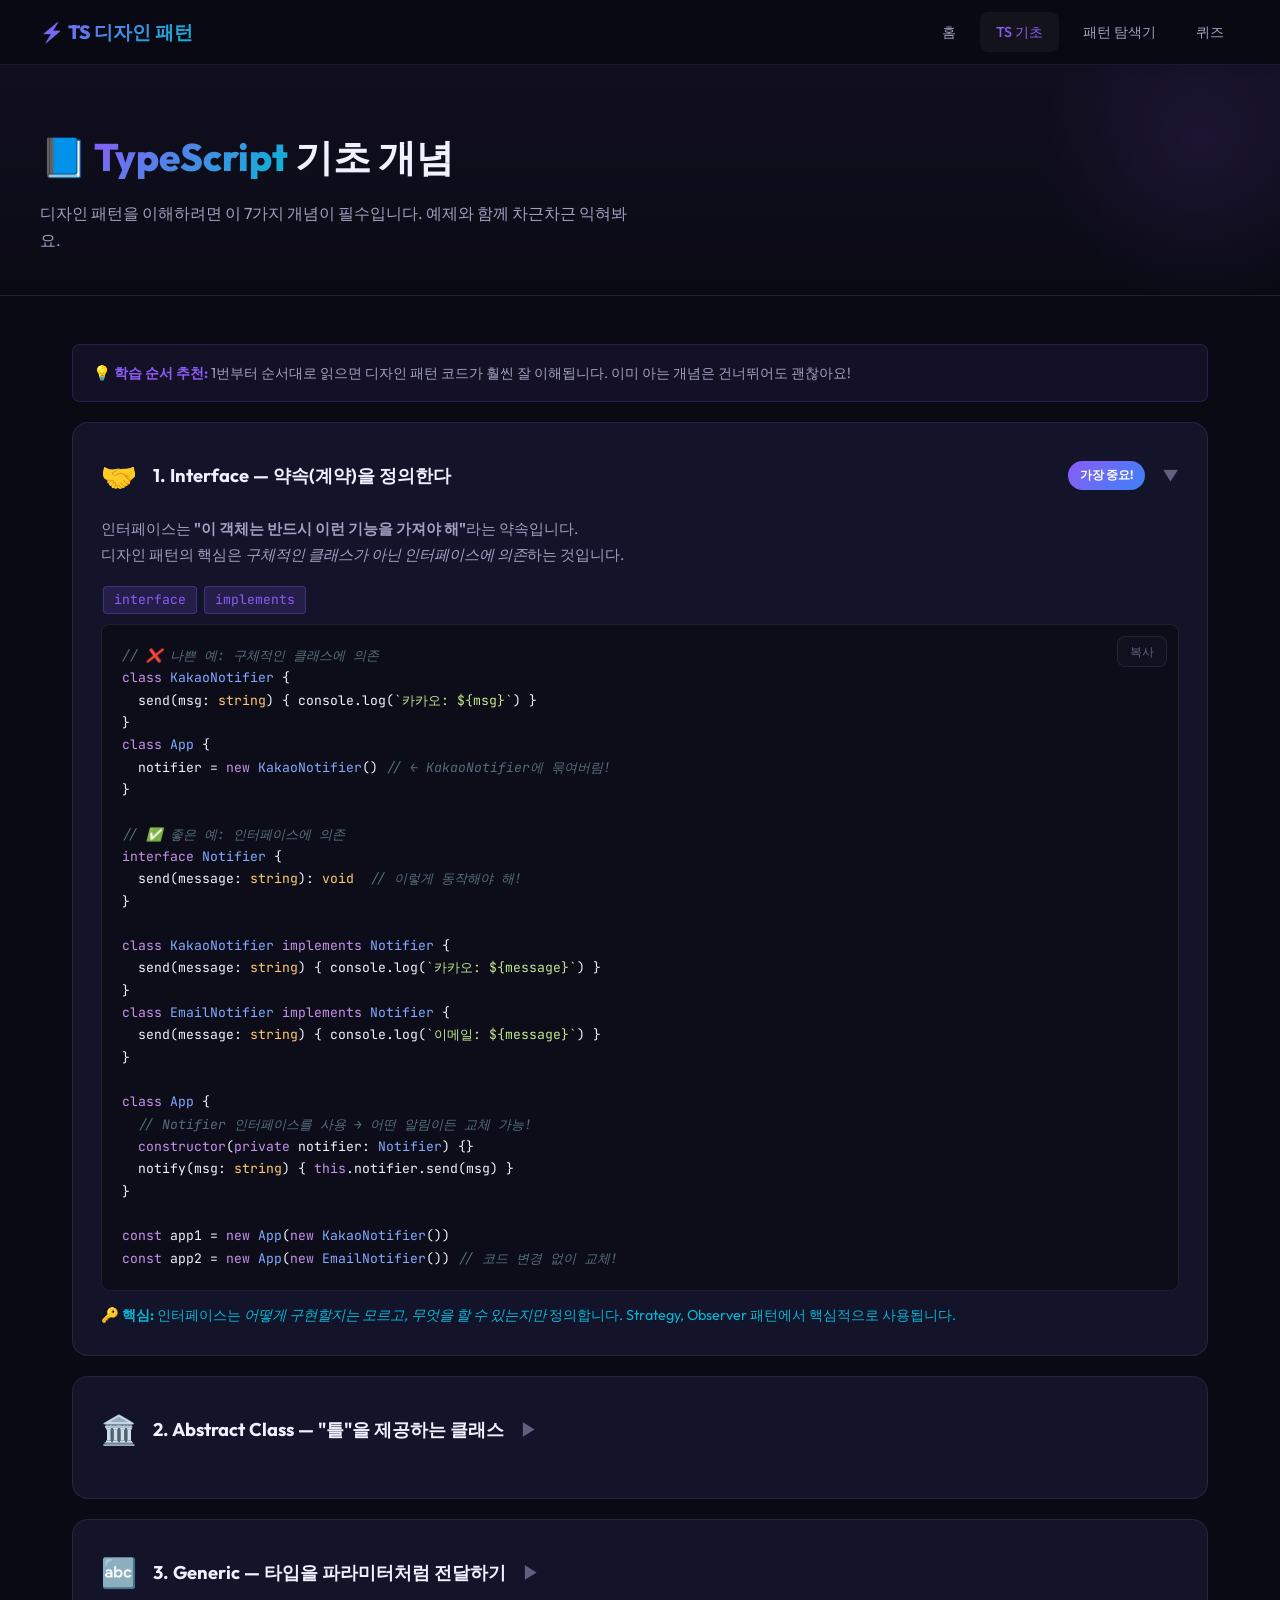
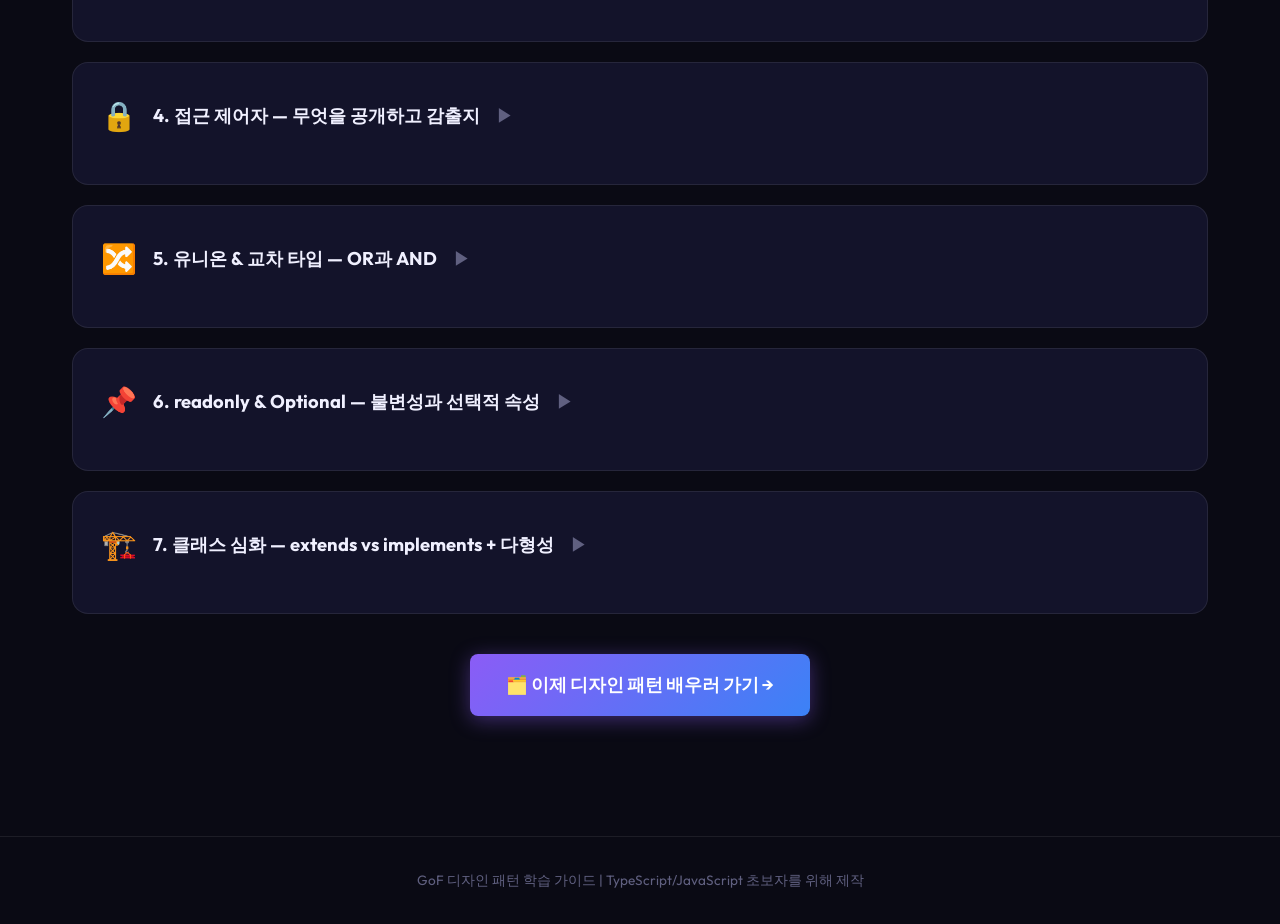
<file: ts-concepts.html>
<!DOCTYPE html>
<html lang="ko">
<head>
  <meta charset="UTF-8">
  <meta name="viewport" content="width=device-width, initial-scale=1.0">
  <title>TypeScript 기초 개념 — TS 디자인 패턴</title>
  <meta name="description" content="디자인 패턴을 이해하기 위해 필요한 TypeScript 핵심 개념 7가지를 예제로 배워보세요.">
  <link rel="stylesheet" href="style.css">
</head>
<body>

<nav class="nav">
  <div class="nav-inner">
    <a href="index.html" class="nav-logo">⚡ TS 디자인 패턴</a>
    <a href="index.html" class="nav-link">홈</a>
    <a href="ts-concepts.html" class="nav-link active">TS 기초</a>
    <a href="patterns.html" class="nav-link">패턴 탐색기</a>
    <a href="playground.html" class="nav-link">퀴즈</a>
  </div>
</nav>

<div class="page-hero">
  <div class="page-hero-inner">
    <h1>📘 <span>TypeScript</span> 기초 개념</h1>
    <p>디자인 패턴을 이해하려면 이 7가지 개념이 필수입니다. 예제와 함께 차근차근 익혀봐요.</p>
  </div>
</div>

<main class="main">

  <div class="info-box">
    💡 <strong>학습 순서 추천:</strong> 1번부터 순서대로 읽으면 디자인 패턴 코드가 훨씬 잘 이해됩니다. 
    이미 아는 개념은 건너뛰어도 괜찮아요!
  </div>

  <!-- 1. interface -->
  <div class="concept-card" id="interface">
    <div class="concept-header" onclick="toggleConcept(this)">
      <span class="concept-icon">🤝</span>
      <div>
        <div class="concept-title">1. Interface — 약속(계약)을 정의한다</div>
      </div>
      <span class="concept-tag">가장 중요!</span>
      <span class="pattern-arrow">▶</span>
    </div>
    <div class="concept-body" style="display:none;">
      <p class="concept-desc">
        인터페이스는 <strong>"이 객체는 반드시 이런 기능을 가져야 해"</strong>라는 약속입니다.<br>
        디자인 패턴의 핵심은 <em>구체적인 클래스가 아닌 인터페이스에 의존</em>하는 것입니다.
      </p>
      <div style="margin-bottom:8px;"><span class="concept-keyword">interface</span> <span class="concept-keyword">implements</span></div>
      <div class="code-block-wrap">
        <div class="code-copy-btn" onclick="copyCode(this)">복사</div>
        <pre><code><span class="cm">// ❌ 나쁜 예: 구체적인 클래스에 의존</span>
<span class="kw">class</span> <span class="cls">KakaoNotifier</span> {
  send(msg: <span class="tp">string</span>) { console.log(<span class="str">`카카오: ${msg}`</span>) }
}
<span class="kw">class</span> <span class="cls">App</span> {
  notifier = <span class="kw">new</span> <span class="cls">KakaoNotifier</span>() <span class="cm">// ← KakaoNotifier에 묶여버림!</span>
}

<span class="cm">// ✅ 좋은 예: 인터페이스에 의존</span>
<span class="kw">interface</span> <span class="cls">Notifier</span> {
  send(message: <span class="tp">string</span>): <span class="tp">void</span>  <span class="cm">// 이렇게 동작해야 해!</span>
}

<span class="kw">class</span> <span class="cls">KakaoNotifier</span> <span class="kw">implements</span> <span class="cls">Notifier</span> {
  send(message: <span class="tp">string</span>) { console.log(<span class="str">`카카오: ${message}`</span>) }
}
<span class="kw">class</span> <span class="cls">EmailNotifier</span> <span class="kw">implements</span> <span class="cls">Notifier</span> {
  send(message: <span class="tp">string</span>) { console.log(<span class="str">`이메일: ${message}`</span>) }
}

<span class="kw">class</span> <span class="cls">App</span> {
  <span class="cm">// Notifier 인터페이스를 사용 → 어떤 알림이든 교체 가능!</span>
  <span class="kw">constructor</span>(<span class="kw">private</span> notifier: <span class="cls">Notifier</span>) {}
  notify(msg: <span class="tp">string</span>) { <span class="kw">this</span>.notifier.send(msg) }
}

<span class="kw">const</span> app1 = <span class="kw">new</span> <span class="cls">App</span>(<span class="kw">new</span> <span class="cls">KakaoNotifier</span>())
<span class="kw">const</span> app2 = <span class="kw">new</span> <span class="cls">App</span>(<span class="kw">new</span> <span class="cls">EmailNotifier</span>()) <span class="cm">// 코드 변경 없이 교체!</span></code></pre>
      </div>
      <p style="color:var(--accent-cyan);font-size:0.9rem;margin-top:12px;">🔑 <strong>핵심:</strong> 인터페이스는 <em>어떻게 구현할지는 모르고, 무엇을 할 수 있는지만</em> 정의합니다. Strategy, Observer 패턴에서 핵심적으로 사용됩니다.</p>
    </div>
  </div>

  <!-- 2. abstract class -->
  <div class="concept-card" id="abstract">
    <div class="concept-header" onclick="toggleConcept(this)">
      <span class="concept-icon">🏛️</span>
      <div>
        <div class="concept-title">2. Abstract Class — "틀"을 제공하는 클래스</div>
      </div>
      <span class="pattern-arrow">▶</span>
    </div>
    <div class="concept-body" style="display:none;">
      <p class="concept-desc">
        추상 클래스는 <strong>직접 인스턴스를 만들 수 없는 클래스</strong>입니다.<br>
        공통 기능은 구현하고, 자식 클래스마다 다른 부분은 <code>abstract</code>로 남겨둡니다.
      </p>
      <div style="margin-bottom:8px;"><span class="concept-keyword">abstract</span> <span class="concept-keyword">extends</span></div>
      <div class="code-block-wrap">
        <div class="code-copy-btn" onclick="copyCode(this)">복사</div>
        <pre><code><span class="cm">// Template Method 패턴에서 사용!</span>
<span class="kw">abstract class</span> <span class="cls">Report</span> {
  <span class="cm">// 공통 흐름 (변하지 않음)</span>
  generate(): <span class="tp">void</span> {
    <span class="kw">this</span>.<span class="fn">fetchData</span>()
    <span class="kw">this</span>.<span class="fn">format</span>()     <span class="cm">// ← 각 자식이 다르게 구현</span>
    <span class="kw">this</span>.<span class="fn">print</span>()
  }

  <span class="kw">private</span> <span class="fn">fetchData</span>() { console.log(<span class="str">"데이터 불러오는 중..."</span>) }
  <span class="kw">private</span> <span class="fn">print</span>()     { console.log(<span class="str">"출력 완료"</span>) }

  <span class="cm">// 자식클래스에서 반드시 구현해야 하는 부분</span>
  <span class="kw">abstract</span> <span class="fn">format</span>(): <span class="tp">void</span>
}

<span class="kw">class</span> <span class="cls">PdfReport</span> <span class="kw">extends</span> <span class="cls">Report</span> {
  <span class="fn">format</span>() { console.log(<span class="str">"PDF 형식으로 변환"</span>) }
}
<span class="kw">class</span> <span class="cls">ExcelReport</span> <span class="kw">extends</span> <span class="cls">Report</span> {
  <span class="fn">format</span>() { console.log(<span class="str">"엑셀 형식으로 변환"</span>) }
}

<span class="kw">const</span> report = <span class="kw">new</span> <span class="cls">PdfReport</span>()
report.<span class="fn">generate</span>()
<span class="cm">// 데이터 불러오는 중...  → PDF 형식으로 변환  → 출력 완료</span></code></pre>
      </div>
      <p style="color:var(--accent-cyan);font-size:0.9rem;margin-top:12px;">🔑 <strong>핵심:</strong> 인터페이스는 구현이 없고, 추상 클래스는 <em>공통 구현</em>을 가질 수 있습니다. Template Method 패턴의 핵심입니다.</p>
    </div>
  </div>

  <!-- 3. Generic -->
  <div class="concept-card" id="generic">
    <div class="concept-header" onclick="toggleConcept(this)">
      <span class="concept-icon">🔤</span>
      <div>
        <div class="concept-title">3. Generic — 타입을 파라미터처럼 전달하기</div>
      </div>
      <span class="pattern-arrow">▶</span>
    </div>
    <div class="concept-body" style="display:none;">
      <p class="concept-desc">
        제네릭은 <strong>"어떤 타입이든 안전하게 쓸 수 있는 코드"</strong>를 만드는 방법입니다.<br>
        <code>&lt;T&gt;</code>를 타입의 변수라고 생각하면 쉽습니다.
      </p>
      <div style="margin-bottom:8px;"><span class="concept-keyword">&lt;T&gt;</span> <span class="concept-keyword">&lt;T extends&gt;</span></div>
      <div class="code-block-wrap">
        <div class="code-copy-btn" onclick="copyCode(this)">복사</div>
        <pre><code><span class="cm">// T는 나중에 정해지는 타입 (마치 변수처럼)</span>
<span class="kw">class</span> <span class="cls">Stack</span>&lt;<span class="tp">T</span>&gt; {
  <span class="kw">private</span> items: <span class="tp">T</span>[] = []

  push(item: <span class="tp">T</span>): <span class="tp">void</span> {
    <span class="kw">this</span>.items.push(item)
  }
  pop(): <span class="tp">T</span> | <span class="tp">undefined</span> {
    <span class="kw">return</span> <span class="kw">this</span>.items.pop()
  }
}

<span class="cm">// T = number로 결정됨</span>
<span class="kw">const</span> numStack = <span class="kw">new</span> <span class="cls">Stack</span>&lt;<span class="tp">number</span>&gt;()
numStack.push(<span class="num">42</span>)
numStack.push(<span class="str">"hello"</span>) <span class="cm">// ❌ 타입 에러! number가 아님</span>

<span class="cm">// T = string으로 결정됨</span>
<span class="kw">const</span> strStack = <span class="kw">new</span> <span class="cls">Stack</span>&lt;<span class="tp">string</span>&gt;()
strStack.push(<span class="str">"안녕!"</span>) <span class="cm">// ✅ OK</span>

<span class="cm">// Factory 패턴 등에서 제네릭이 자주 사용됩니다</span>
<span class="kw">function</span> <span class="fn">create</span>&lt;<span class="tp">T</span>&gt;(cls: <span class="kw">new</span>() => <span class="tp">T</span>): <span class="tp">T</span> {
  <span class="kw">return new</span> cls()
}</code></pre>
      </div>
      <p style="color:var(--accent-cyan);font-size:0.9rem;margin-top:12px;">🔑 <strong>핵심:</strong> <code>any</code>는 타입 안전성이 없고, Generic은 <em>타입 안전성을 유지하면서</em> 재사용 가능한 코드를 만듭니다.</p>
    </div>
  </div>

  <!-- 4. 접근 제어자 -->
  <div class="concept-card" id="modifiers">
    <div class="concept-header" onclick="toggleConcept(this)">
      <span class="concept-icon">🔒</span>
      <div>
        <div class="concept-title">4. 접근 제어자 — 무엇을 공개하고 감출지</div>
      </div>
      <span class="pattern-arrow">▶</span>
    </div>
    <div class="concept-body" style="display:none;">
      <p class="concept-desc">
        클래스 내부 데이터를 어디서 접근할 수 있는지 제어합니다. <strong>캡슐화(Encapsulation)</strong>의 핵심입니다.
      </p>
      <div style="margin-bottom:8px;"><span class="concept-keyword">public</span> <span class="concept-keyword">private</span> <span class="concept-keyword">protected</span> <span class="concept-keyword">readonly</span></div>
      <div class="code-block-wrap">
        <div class="code-copy-btn" onclick="copyCode(this)">복사</div>
        <pre><code><span class="kw">class</span> <span class="cls">BankAccount</span> {
  <span class="kw">public</span> owner: <span class="tp">string</span>    <span class="cm">// 어디서든 접근 가능</span>
  <span class="kw">private</span> balance: <span class="tp">number</span>  <span class="cm">// 클래스 내부에서만!</span>
  <span class="kw">protected</span> id: <span class="tp">string</span>   <span class="cm">// 클래스 + 자식 클래스까지</span>
  <span class="kw">readonly</span> createdAt: <span class="tp">Date</span> <span class="cm">// 읽기 전용 (변경 불가)</span>

  <span class="kw">constructor</span>(owner: <span class="tp">string</span>, balance: <span class="tp">number</span>) {
    <span class="kw">this</span>.owner = owner
    <span class="kw">this</span>.balance = balance
    <span class="kw">this</span>.createdAt = <span class="kw">new</span> <span class="cls">Date</span>()
    <span class="kw">this</span>.id = <span class="cls">Math</span>.random().toString()
  }

  <span class="cm">// 잔액은 메서드를 통해서만 변경 가능 (안전!)</span>
  deposit(amount: <span class="tp">number</span>) {
    <span class="kw">if</span> (amount &gt; <span class="num">0</span>) <span class="kw">this</span>.balance += amount
  }
  getBalance(): <span class="tp">number</span> { <span class="kw">return</span> <span class="kw">this</span>.balance }
}

<span class="kw">const</span> acc = <span class="kw">new</span> <span class="cls">BankAccount</span>(<span class="str">"홍길동"</span>, <span class="num">1000</span>)
acc.owner            <span class="cm">// ✅ OK</span>
acc.balance          <span class="cm">// ❌ 에러: private</span>
acc.deposit(<span class="num">500</span>)   <span class="cm">// ✅ OK</span>
acc.getBalance()     <span class="cm">// ✅ 1500</span>

<span class="cm">// 생성자 단축 문법 (더 깔끔!)</span>
<span class="kw">class</span> <span class="cls">User</span> {
  <span class="kw">constructor</span>(
    <span class="kw">public</span> name: <span class="tp">string</span>,     <span class="cm">// 자동으로 this.name 생성</span>
    <span class="kw">private</span> age: <span class="tp">number</span>
  ) {}
}</code></pre>
      </div>
      <p style="color:var(--accent-cyan);font-size:0.9rem;margin-top:12px;">🔑 <strong>핵심:</strong> Singleton 패턴에서 <code>private constructor</code>를 사용해 외부에서 new를 못 하게 막습니다!</p>
    </div>
  </div>

  <!-- 5. 타입 유니온/교차 -->
  <div class="concept-card" id="union">
    <div class="concept-header" onclick="toggleConcept(this)">
      <span class="concept-icon">🔀</span>
      <div>
        <div class="concept-title">5. 유니온 & 교차 타입 — OR과 AND</div>
      </div>
      <span class="pattern-arrow">▶</span>
    </div>
    <div class="concept-body" style="display:none;">
      <p class="concept-desc">
        <code>|</code>는 "이것 또는 저것", <code>&</code>는 "이것 이면서 저것"입니다.<br>
      </p>
      <div style="margin-bottom:8px;"><span class="concept-keyword">A | B</span> <span class="concept-keyword">A & B</span> <span class="concept-keyword">type</span></div>
      <div class="code-block-wrap">
        <div class="code-copy-btn" onclick="copyCode(this)">복사</div>
        <pre><code><span class="cm">// 유니온 타입 (OR): string 또는 number</span>
<span class="kw">type</span> <span class="cls">ID</span> = <span class="tp">string</span> | <span class="tp">number</span>
<span class="kw">const</span> userId: <span class="cls">ID</span> = <span class="str">"U001"</span>  <span class="cm">// ✅</span>
<span class="kw">const</span> postId: <span class="cls">ID</span> = <span class="num">42</span>       <span class="cm">// ✅</span>

<span class="cm">// 좁히기 (Narrowing)</span>
<span class="kw">function</span> <span class="fn">printId</span>(id: <span class="cls">ID</span>) {
  <span class="kw">if</span> (<span class="kw">typeof</span> id === <span class="str">"string"</span>) {
    console.log(id.<span class="fn">toUpperCase</span>()) <span class="cm">// string임이 확실</span>
  } <span class="kw">else</span> {
    console.log(id.<span class="fn">toFixed</span>(<span class="num">2</span>))   <span class="cm">// number임이 확실</span>
  }
}

<span class="cm">// 교차 타입 (AND): 두 타입을 합침</span>
<span class="kw">interface</span> <span class="cls">Serializable</span> { serialize(): <span class="tp">string</span> }
<span class="kw">interface</span> <span class="cls">Printable</span>    { print(): <span class="tp">void</span> }

<span class="kw">type</span> <span class="cls">Document</span> = <span class="cls">Serializable</span> <span class="op">&amp;</span> <span class="cls">Printable</span>

<span class="kw">class</span> <span class="cls">Report</span> <span class="kw">implements</span> <span class="cls">Serializable</span>, <span class="cls">Printable</span> {
  serialize() { <span class="kw">return</span> <span class="cls">JSON</span>.<span class="fn">stringify</span>(<span class="kw">this</span>) }
  print()     { console.log(<span class="kw">this</span>.<span class="fn">serialize</span>()) }
}</code></pre>
      </div>
    </div>
  </div>

  <!-- 6. readonly & optional -->
  <div class="concept-card" id="readonly">
    <div class="concept-header" onclick="toggleConcept(this)">
      <span class="concept-icon">📌</span>
      <div>
        <div class="concept-title">6. readonly & Optional — 불변성과 선택적 속성</div>
      </div>
      <span class="pattern-arrow">▶</span>
    </div>
    <div class="concept-body" style="display:none;">
      <p class="concept-desc">
        <code>readonly</code>는 값을 변경 불가로 만들고, <code>?</code>는 없어도 되는 옵션 속성입니다.
      </p>
      <div style="margin-bottom:8px;"><span class="concept-keyword">readonly</span> <span class="concept-keyword">?</span> (optional)</div>
      <div class="code-block-wrap">
        <div class="code-copy-btn" onclick="copyCode(this)">복사</div>
        <pre><code><span class="kw">interface</span> <span class="cls">Config</span> {
  <span class="kw">readonly</span> apiUrl: <span class="tp">string</span>    <span class="cm">// 반드시 있어야 하고, 변경 불가</span>
  timeout?: <span class="tp">number</span>           <span class="cm">// 있어도 되고 없어도 됨</span>
  retries?: <span class="tp">number</span>
}

<span class="kw">const</span> config: <span class="cls">Config</span> = {
  apiUrl: <span class="str">"https://api.example.com"</span>
  <span class="cm">// timeout, retries는 생략 가능!</span>
}

config.apiUrl = <span class="str">"..."</span>  <span class="cm">// ❌ 에러: readonly라 변경 불가</span>

<span class="cm">// Prototype 패턴에서 객체 복사 시 readonly 주의 필요</span>
<span class="kw">type</span> <span class="cls">Immutable</span>&lt;<span class="tp">T</span>&gt; = { <span class="kw">readonly</span> [K <span class="kw">in</span> <span class="kw">keyof</span> <span class="tp">T</span>]: <span class="tp">T</span>[K] }
<span class="cm">// 모든 속성을 readonly로!

// optional을 활용하는 Builder 패턴</span>
<span class="kw">interface</span> <span class="cls">UserOptions</span> {
  name: <span class="tp">string</span>
  email?: <span class="tp">string</span>
  role?: <span class="str">'admin'</span> | <span class="str">'user'</span> | <span class="str">'guest'</span>
}

<span class="kw">function</span> <span class="fn">createUser</span>(options: <span class="cls">UserOptions</span>) {
  <span class="kw">return</span> {
    name: options.name,
    email: options.email ?? <span class="str">'no-reply@example.com'</span>,
    role: options.role ?? <span class="str">'user'</span>  <span class="cm">// null 병합 연산자</span>
  }
}</code></pre>
      </div>
    </div>
  </div>

  <!-- 7. 클래스와 인터페이스 -->
  <div class="concept-card" id="class-interface">
    <div class="concept-header" onclick="toggleConcept(this)">
      <span class="concept-icon">🏗️</span>
      <div>
        <div class="concept-title">7. 클래스 심화 — extends vs implements + 다형성</div>
      </div>
      <span class="pattern-arrow">▶</span>
    </div>
    <div class="concept-body" style="display:none;">
      <p class="concept-desc">
        디자인 패턴의 핵심은 <strong>다형성(Polymorphism)</strong> — 같은 인터페이스로 다른 객체를 다루는 것입니다.
      </p>
      <div style="margin-bottom:8px;"><span class="concept-keyword">extends</span> <span class="concept-keyword">implements</span> <span class="concept-keyword">super</span></div>
      <div class="code-block-wrap">
        <div class="code-copy-btn" onclick="copyCode(this)">복사</div>
        <pre><code><span class="cm">// extends: 클래스를 상속 (부모의 기능을 물려받음)</span>
<span class="cm">// implements: 인터페이스를 구현 (약속을 지킴)</span>

<span class="kw">interface</span> <span class="cls">Animal</span> {
  speak(): <span class="tp">string</span>
}

<span class="kw">abstract class</span> <span class="cls">Pet</span> <span class="kw">implements</span> <span class="cls">Animal</span> {
  <span class="kw">constructor</span>(<span class="kw">public</span> name: <span class="tp">string</span>) {}
  <span class="kw">abstract</span> speak(): <span class="tp">string</span>  <span class="cm">// 자식이 구현</span>
  greeting() { <span class="kw">return</span> <span class="str">`나는 ${<span class="kw">this</span>.name}`</span> }
}

<span class="kw">class</span> <span class="cls">Dog</span> <span class="kw">extends</span> <span class="cls">Pet</span> {
  speak() { <span class="kw">return</span> <span class="str">"멍멍!"</span> }
}
<span class="kw">class</span> <span class="cls">Cat</span> <span class="kw">extends</span> <span class="cls">Pet</span> {
  speak() { <span class="kw">return</span> <span class="str">"야옹~"</span> }
}

<span class="cm">// 다형성: 같은 Animal 타입으로 다른 동물을 다룸</span>
<span class="kw">const</span> pets: <span class="cls">Animal</span>[] = [<span class="kw">new</span> <span class="cls">Dog</span>(<span class="str">"바둑이"</span>), <span class="kw">new</span> <span class="cls">Cat</span>(<span class="str">"나비"</span>)]
pets.<span class="fn">forEach</span>(pet =&gt; console.log(pet.<span class="fn">speak</span>()))
<span class="cm">// 멍멍!  /  야옹~</span>

<span class="cm">// → 이게 바로 디자인 패턴의 핵심!</span>
<span class="cm">// 새로운 동물을 추가해도 기존 코드를 수정할 필요가 없습니다 (OCP)</span></code></pre>
      </div>
      <p style="color:var(--accent-cyan);font-size:0.9rem;margin-top:12px;">🔑 <strong>핵심:</strong> 이 개념이 Strategy, Observer, Command 등 거의 모든 디자인 패턴의 기반입니다!</p>
    </div>
  </div>

  <div style="text-align:center; margin-top:40px;">
    <a href="patterns.html" class="btn btn-primary" style="font-size:1.1rem; padding:16px 36px;">
      🗂️ 이제 디자인 패턴 배우러 가기 →
    </a>
  </div>

</main>

<footer class="footer">
  <p>GoF 디자인 패턴 학습 가이드 | TypeScript/JavaScript 초보자를 위해 제작</p>
</footer>

<script>
function toggleConcept(header) {
  const body = header.parentElement.querySelector('.concept-body')
  const arrow = header.querySelector('.pattern-arrow')
  const isOpen = body.style.display !== 'none'
  body.style.display = isOpen ? 'none' : 'block'
  arrow.style.transform = isOpen ? '' : 'rotate(90deg)'
}

function copyCode(btn) {
  const code = btn.nextElementSibling.textContent
  navigator.clipboard.writeText(code).then(() => {
    btn.textContent = '✓ 복사됨'
    btn.classList.add('copied')
    setTimeout(() => { btn.textContent = '복사'; btn.classList.remove('copied') }, 1500)
  })
}

// Open first concept by default
document.addEventListener('DOMContentLoaded', () => {
  const first = document.querySelector('.concept-header')
  if (first) first.click()
})
</script>
</body>
</html>
</file>
<file: style.css>
@import url('https://fonts.googleapis.com/css2?family=Outfit:wght@300;400;500;600;700;800&family=JetBrains+Mono:wght@400;500;600&display=swap');

:root {
  --bg-primary: #0a0a14;
  --bg-secondary: #10101f;
  --bg-card: #13132a;
  --bg-card-hover: #1a1a35;
  --bg-glass: rgba(255, 255, 255, 0.04);
  --border: rgba(255, 255, 255, 0.08);
  --border-active: rgba(139, 92, 246, 0.5);

  --text-primary: #f0f0ff;
  --text-secondary: #a0a0c0;
  --text-muted: #606080;

  --accent-purple: #8b5cf6;
  --accent-blue: #3b82f6;
  --accent-cyan: #06b6d4;
  --accent-pink: #ec4899;
  --accent-green: #10b981;
  --accent-orange: #f59e0b;

  --gradient-main: linear-gradient(135deg, #8b5cf6, #3b82f6);
  --gradient-card: linear-gradient(135deg, rgba(139, 92, 246, 0.15), rgba(59, 130, 246, 0.1));
  --gradient-text: linear-gradient(135deg, #8b5cf6, #06b6d4);

  --creational: #8b5cf6;
  --structural: #3b82f6;
  --behavioral: #10b981;

  --radius: 16px;
  --radius-sm: 8px;
  --shadow: 0 8px 32px rgba(0, 0, 0, 0.4);
  --shadow-glow: 0 0 40px rgba(139, 92, 246, 0.2);
}

*, *::before, *::after { box-sizing: border-box; margin: 0; padding: 0; }

html { scroll-behavior: smooth; }

body {
  font-family: 'Outfit', -apple-system, sans-serif;
  background: var(--bg-primary);
  color: var(--text-primary);
  line-height: 1.7;
  min-height: 100vh;
  overflow-x: hidden;
}

/* ── NAV ── */
.nav {
  position: sticky; top: 0; z-index: 100;
  background: rgba(10, 10, 20, 0.85);
  backdrop-filter: blur(20px);
  border-bottom: 1px solid var(--border);
  padding: 0 32px;
}
.nav-inner {
  max-width: 1200px; margin: 0 auto;
  display: flex; align-items: center; gap: 8px;
  height: 64px;
}
.nav-logo {
  font-size: 1.2rem; font-weight: 800;
  background: var(--gradient-text); -webkit-background-clip: text; -webkit-text-fill-color: transparent;
  background-clip: text;
  text-decoration: none; margin-right: auto;
  white-space: nowrap;
}
.nav-link {
  padding: 8px 16px; border-radius: var(--radius-sm);
  color: var(--text-secondary); text-decoration: none; font-size: 0.9rem; font-weight: 500;
  transition: all 0.2s;
}
.nav-link:hover, .nav-link.active {
  color: var(--text-primary);
  background: var(--bg-glass);
}
.nav-link.active { color: var(--accent-purple); }

/* ── HERO ── */
.hero {
  position: relative; overflow: hidden;
  padding: 100px 32px 80px;
  text-align: center;
}
.hero::before {
  content: '';
  position: absolute; inset: -50%;
  background: radial-gradient(ellipse at 30% 40%, rgba(139, 92, 246, 0.15) 0%, transparent 60%),
              radial-gradient(ellipse at 70% 60%, rgba(59, 130, 246, 0.12) 0%, transparent 60%);
  animation: orb-drift 12s ease-in-out infinite;
}
@keyframes orb-drift {
  0%, 100% { transform: translate(0, 0); }
  50% { transform: translate(-20px, 15px); }
}
.hero-content { position: relative; max-width: 800px; margin: 0 auto; }
.hero-badge {
  display: inline-block; margin-bottom: 20px;
  padding: 6px 18px; border-radius: 100px;
  background: rgba(139, 92, 246, 0.15); border: 1px solid rgba(139, 92, 246, 0.3);
  font-size: 0.8rem; font-weight: 600; letter-spacing: 0.1em;
  color: var(--accent-purple); text-transform: uppercase;
}
.hero h1 {
  font-size: clamp(2.2rem, 5vw, 3.8rem); font-weight: 800; line-height: 1.15;
  margin-bottom: 20px;
}
.hero h1 span {
  background: var(--gradient-text); -webkit-background-clip: text; -webkit-text-fill-color: transparent;
  background-clip: text;
}
.hero p {
  font-size: 1.1rem; color: var(--text-secondary); max-width: 580px; margin: 0 auto 40px;
}
.hero-cta {
  display: flex; gap: 16px; justify-content: center; flex-wrap: wrap;
}
.btn {
  display: inline-flex; align-items: center; gap: 8px;
  padding: 14px 28px; border-radius: var(--radius-sm);
  font-family: 'Outfit', sans-serif; font-size: 1rem; font-weight: 600;
  text-decoration: none; cursor: pointer; border: none;
  transition: all 0.25s;
}
.btn-primary {
  background: var(--gradient-main); color: white;
  box-shadow: 0 4px 20px rgba(139, 92, 246, 0.4);
}
.btn-primary:hover {
  transform: translateY(-2px);
  box-shadow: 0 8px 30px rgba(139, 92, 246, 0.55);
}
.btn-secondary {
  background: var(--bg-glass); color: var(--text-primary);
  border: 1px solid var(--border);
}
.btn-secondary:hover {
  border-color: var(--border-active);
  background: rgba(139, 92, 246, 0.1);
}

/* ── MAIN WRAP ── */
.main { max-width: 1200px; margin: 0 auto; padding: 0 32px 80px; }

/* ── SECTION ── */
.section-title {
  font-size: 1.8rem; font-weight: 700; margin-bottom: 8px;
}
.section-sub {
  color: var(--text-secondary); margin-bottom: 40px; font-size: 1rem;
}

/* ── CARDS GRID ── */
.cards-grid {
  display: grid; grid-template-columns: repeat(auto-fill, minmax(280px, 1fr));
  gap: 20px; margin-bottom: 60px;
}
.card {
  background: var(--bg-card); border: 1px solid var(--border);
  border-radius: var(--radius); padding: 28px; cursor: pointer;
  transition: all 0.3s; position: relative; overflow: hidden;
  text-decoration: none; display: block; color: var(--text-primary);
}
.card::before {
  content: ''; position: absolute; inset: 0;
  background: var(--gradient-card); opacity: 0; transition: opacity 0.3s;
}
.card:hover { transform: translateY(-4px); border-color: var(--border-active); box-shadow: var(--shadow-glow); }
.card:hover::before { opacity: 1; }
.card-icon { font-size: 2.4rem; margin-bottom: 16px; display: block; position: relative; }
.card-title { font-size: 1.2rem; font-weight: 700; margin-bottom: 8px; position: relative; }
.card-desc { font-size: 0.9rem; color: var(--text-secondary); position: relative; line-height: 1.6; }

/* ── STATS BAR ── */
.stats-bar {
  display: flex; gap: 32px; padding: 28px 36px;
  background: var(--bg-card); border: 1px solid var(--border); border-radius: var(--radius);
  margin-bottom: 60px; flex-wrap: wrap;
}
.stat-item { display: flex; flex-direction: column; gap: 4px; }
.stat-num {
  font-size: 2rem; font-weight: 800;
  background: var(--gradient-text); -webkit-background-clip: text; -webkit-text-fill-color: transparent;
  background-clip: text;
}
.stat-label { font-size: 0.85rem; color: var(--text-secondary); }
.stat-divider { width: 1px; background: var(--border); flex-shrink: 0; }

/* ── CATEGORY PILLS ── */
.category-pills { display: flex; gap: 12px; margin-bottom: 32px; flex-wrap: wrap; }
.pill {
  padding: 10px 24px; border-radius: 100px; font-weight: 600; font-size: 0.9rem;
  cursor: pointer; border: 2px solid transparent; transition: all 0.25s;
  background: var(--bg-card); color: var(--text-secondary);
}
.pill.active-creational { background: rgba(139, 92, 246, 0.15); border-color: var(--creational); color: var(--creational); }
.pill.active-structural { background: rgba(59, 130, 246, 0.15); border-color: var(--structural); color: var(--structural); }
.pill.active-behavioral { background: rgba(16, 185, 129, 0.15); border-color: var(--behavioral); color: var(--behavioral); }
.pill:hover { border-color: var(--border-active); color: var(--text-primary); }

/* ── PATTERN CARD ── */
.pattern-card {
  background: var(--bg-card); border: 1px solid var(--border);
  border-radius: var(--radius); margin-bottom: 20px; overflow: hidden;
  transition: border-color 0.2s;
}
.pattern-card:hover { border-color: rgba(139, 92, 246, 0.3); }
.pattern-header {
  display: flex; align-items: center; gap: 16px; padding: 20px 24px;
  cursor: pointer; transition: background 0.2s; user-select: none;
}
.pattern-header:hover { background: var(--bg-glass); }
.pattern-badge {
  padding: 4px 12px; border-radius: 100px; font-size: 0.75rem; font-weight: 700;
  text-transform: uppercase; letter-spacing: 0.05em; white-space: nowrap;
}
.badge-creational { background: rgba(139, 92, 246, 0.2); color: var(--creational); }
.badge-structural { background: rgba(59, 130, 246, 0.2); color: var(--structural); }
.badge-behavioral { background: rgba(16, 185, 129, 0.2); color: var(--behavioral); }
.pattern-name { font-size: 1.1rem; font-weight: 700; flex: 1; }
.pattern-summary { font-size: 0.85rem; color: var(--text-secondary); flex: 2; }
.pattern-arrow {
  color: var(--text-muted); transition: transform 0.3s; font-size: 1.1rem; flex-shrink: 0;
}
.pattern-arrow.open { transform: rotate(90deg); }

.pattern-body { display: none; padding: 0 24px 24px; }
.pattern-body.open { display: block; }

.pattern-section { margin-bottom: 24px; }
.pattern-section-title {
  font-size: 0.8rem; font-weight: 700; text-transform: uppercase; letter-spacing: 0.1em;
  color: var(--text-muted); margin-bottom: 12px;
}
.usecase-tag {
  display: inline-block; padding: 4px 12px; border-radius: var(--radius-sm);
  background: rgba(6, 182, 212, 0.1); border: 1px solid rgba(6, 182, 212, 0.2);
  color: var(--accent-cyan); font-size: 0.8rem; margin: 4px; font-weight: 500;
}

/* ── CODE TOGGLE ── */
.code-toggle {
  display: flex; gap: 8px; margin-bottom: 16px;
}
.toggle-btn {
  padding: 8px 20px; border-radius: var(--radius-sm); border: 2px solid;
  font-family: 'Outfit', sans-serif; font-size: 0.85rem; font-weight: 600; cursor: pointer;
  transition: all 0.2s;
}
.toggle-before { border-color: rgba(239, 68, 68, 0.4); color: #ef4444; background: rgba(239, 68, 68, 0.08); }
.toggle-before.active { background: rgba(239, 68, 68, 0.15); border-color: #ef4444; }
.toggle-after { border-color: rgba(16, 185, 129, 0.4); color: var(--accent-green); background: rgba(16, 185, 129, 0.08); }
.toggle-after.active { background: rgba(16, 185, 129, 0.15); border-color: var(--accent-green); }

.code-block-wrap { position: relative; }
.code-copy-btn {
  position: absolute; top: 12px; right: 12px;
  padding: 4px 12px; border-radius: var(--radius-sm); border: 1px solid var(--border);
  background: var(--bg-secondary); color: var(--text-muted); font-size: 0.78rem; cursor: pointer;
  transition: all 0.2s; font-family: 'Outfit', sans-serif;
}
.code-copy-btn:hover { background: var(--bg-card-hover); color: var(--text-primary); }
.code-copy-btn.copied { border-color: var(--accent-green); color: var(--accent-green); }

pre {
  background: #0d0d1a; border: 1px solid var(--border);
  border-radius: var(--radius-sm); padding: 20px;
  overflow-x: auto; font-family: 'JetBrains Mono', monospace;
  font-size: 0.82rem; line-height: 1.7;
}
code { font-family: 'JetBrains Mono', monospace; }
.code-label {
  display: inline-block; padding: 2px 10px; border-radius: var(--radius-sm) var(--radius-sm) 0 0;
  font-size: 0.75rem; font-weight: 600;
}
.code-label.before { background: rgba(239, 68, 68, 0.2); color: #ef4444; }
.code-label.after { background: rgba(16, 185, 129, 0.2); color: var(--accent-green); }

/* ── CONCEPT CARD ── */
.concept-card {
  background: var(--bg-card); border: 1px solid var(--border);
  border-radius: var(--radius); padding: 28px; margin-bottom: 20px;
}
.concept-header { display: flex; align-items: center; gap: 16px; margin-bottom: 16px; cursor: pointer; }
.concept-icon { font-size: 1.8rem; }
.concept-title { font-size: 1.15rem; font-weight: 700; }
.concept-tag {
  margin-left: auto; padding: 4px 12px; border-radius: 100px;
  font-size: 0.75rem; font-weight: 700;
  background: var(--gradient-main); color: white;
}
.concept-desc { color: var(--text-secondary); margin-bottom: 16px; font-size: 0.95rem; }
.concept-keyword {
  display: inline-block; background: rgba(139, 92, 246, 0.15);
  border: 1px solid rgba(139, 92, 246, 0.3); color: var(--accent-purple);
  padding: 2px 10px; border-radius: 4px; font-family: 'JetBrains Mono', monospace;
  font-size: 0.82rem; margin: 2px;
}

/* ── PLAYGROUND ── */
.playground-wrap {
  display: grid; grid-template-columns: 1fr 1fr; gap: 20px; height: 70vh;
}
.editor-pane, .output-pane {
  background: var(--bg-card); border: 1px solid var(--border);
  border-radius: var(--radius); display: flex; flex-direction: column; overflow: hidden;
}
.pane-header {
  display: flex; align-items: center; gap: 12px;
  padding: 14px 20px; border-bottom: 1px solid var(--border);
  background: var(--bg-secondary);
}
.pane-title { font-size: 0.9rem; font-weight: 600; color: var(--text-secondary); }
.pane-dots { display: flex; gap: 6px; }
.dot {
  width: 12px; height: 12px; border-radius: 50%;
}
.dot-red { background: #ff5f57; }
.dot-yellow { background: #ffbd2e; }
.dot-green { background: #28c841; }
.code-editor {
  flex: 1; background: #0a0a14; border: none; outline: none; resize: none;
  color: #e0e0ff; font-family: 'JetBrains Mono', monospace; font-size: 0.85rem;
  line-height: 1.7; padding: 20px; tab-size: 2;
}
.output-content {
  flex: 1; padding: 20px; font-family: 'JetBrains Mono', monospace;
  font-size: 0.85rem; line-height: 1.7; overflow-y: auto; color: var(--accent-green);
}
.output-content .out-error { color: #ef4444; }
.output-content .out-log { color: #e0e0ff; }
.output-content .out-warn { color: var(--accent-orange); }

.run-bar {
  display: flex; align-items: center; gap: 12px; padding: 12px 20px;
  border-top: 1px solid var(--border); background: var(--bg-secondary);
}
.template-select {
  flex: 1; padding: 8px 14px; border-radius: var(--radius-sm);
  background: var(--bg-primary); border: 1px solid var(--border);
  color: var(--text-primary); font-size: 0.85rem; font-family: 'Outfit', sans-serif; outline: none;
}
.template-select option { background: var(--bg-primary); }
.btn-run {
  padding: 9px 24px; border-radius: var(--radius-sm); border: none;
  background: var(--gradient-main); color: white; font-family: 'Outfit', sans-serif;
  font-size: 0.9rem; font-weight: 600; cursor: pointer; transition: all 0.2s;
  display: flex; align-items: center; gap: 6px;
}
.btn-run:hover { opacity: 0.9; transform: translateY(-1px); }
.btn-clear {
  padding: 9px 16px; border-radius: var(--radius-sm); border: 1px solid var(--border);
  background: var(--bg-card); color: var(--text-secondary); font-family: 'Outfit', sans-serif;
  font-size: 0.85rem; cursor: pointer; transition: all 0.2s;
}
.btn-clear:hover { border-color: var(--border-active); color: var(--text-primary); }

/* ── INFO BOX ── */
.info-box {
  padding: 16px 20px; border-radius: var(--radius-sm);
  background: rgba(139, 92, 246, 0.08); border: 1px solid rgba(139, 92, 246, 0.2);
  color: var(--text-secondary); font-size: 0.9rem; margin-bottom: 20px;
}
.info-box strong { color: var(--accent-purple); }

/* ── FOOTER ── */
.footer {
  border-top: 1px solid var(--border); padding: 32px;
  text-align: center; color: var(--text-muted); font-size: 0.85rem; margin-top: 40px;
}
.footer a { color: var(--accent-purple); text-decoration: none; }

/* ── SEARCH BAR ── */
.search-wrap { position: relative; margin-bottom: 24px; max-width: 480px; }
.search-input {
  width: 100%; padding: 12px 20px 12px 44px;
  background: var(--bg-card); border: 1px solid var(--border); border-radius: var(--radius-sm);
  color: var(--text-primary); font-size: 0.95rem; font-family: 'Outfit', sans-serif; outline: none;
  transition: border-color 0.2s;
}
.search-input:focus { border-color: var(--border-active); }
.search-icon {
  position: absolute; left: 14px; top: 50%; transform: translateY(-50%);
  color: var(--text-muted); pointer-events: none;
}
input::placeholder, textarea::placeholder { color: var(--text-muted); }

/* ── PAGE TITLE ── */
.page-hero {
  padding: 60px 32px 40px;
  background: linear-gradient(180deg, rgba(139, 92, 246, 0.05) 0%, transparent 100%);
  border-bottom: 1px solid var(--border); margin-bottom: 48px; position: relative; overflow: hidden;
}
.page-hero::before {
  content: '';
  position: absolute; top: -80px; right: -80px;
  width: 320px; height: 320px; border-radius: 50%;
  background: radial-gradient(circle, rgba(139, 92, 246, 0.1) 0%, transparent 70%);
}
.page-hero-inner { max-width: 1200px; margin: 0 auto; position: relative; }
.page-hero h1 { font-size: 2.4rem; font-weight: 800; margin-bottom: 10px; }
.page-hero h1 span {
  background: var(--gradient-text); -webkit-background-clip: text; -webkit-text-fill-color: transparent;
  background-clip: text;
}
.page-hero p { font-size: 1rem; color: var(--text-secondary); max-width: 600px; }

/* ── SYNTAX HIGHLIGHT (manual) ── */
.kw { color: #c792ea; }
.cls { color: #82aaff; }
.fn { color: #82aaff; }
.str { color: #c3e88d; }
.num { color: #f78c6c; }
.cm { color: #546e7a; font-style: italic; }
.tp { color: #ffcb6b; }
.op { color: #89ddff; }

/* ── RESPONSIVE ── */
@media (max-width: 768px) {
  .nav { padding: 0 16px; }
  .nav-logo { font-size: 1rem; }
  .nav-link { padding: 6px 10px; font-size: 0.82rem; }
  .hero { padding: 60px 16px 50px; }
  .main { padding: 0 16px 60px; }
  .stats-bar { gap: 20px; }
  .stat-divider { display: none; }
  .playground-wrap { grid-template-columns: 1fr; height: auto; }
  .editor-pane, .output-pane { height: 350px; }
  .page-hero { padding: 40px 16px 30px; }
}
</file>
